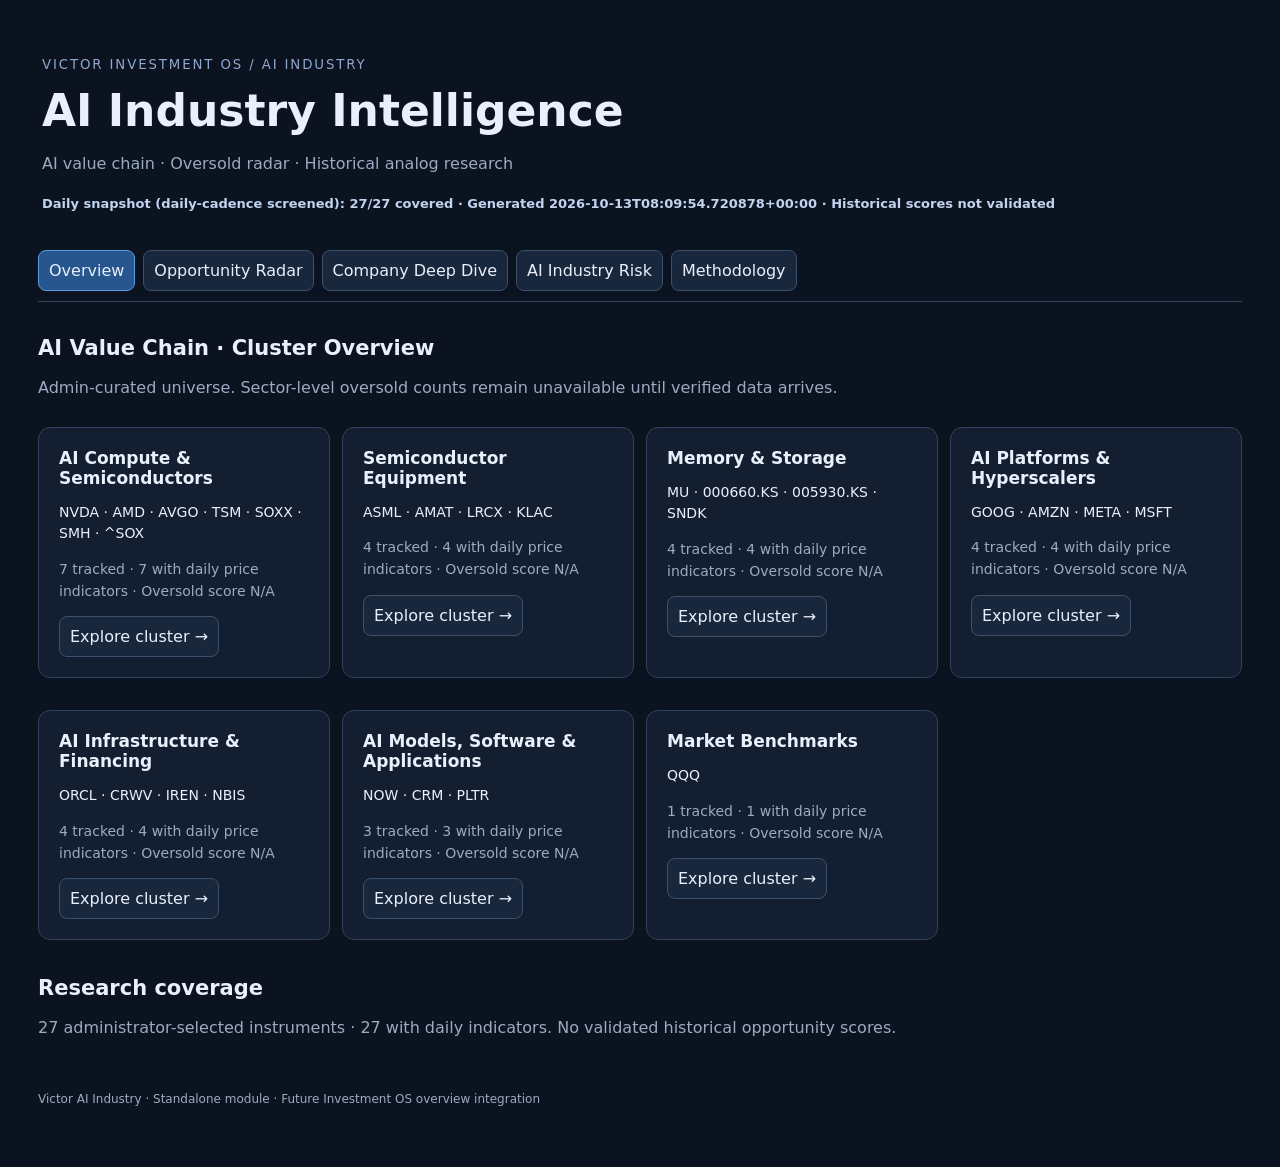
<file: apps/ai-dashboard/index.html>
<!doctype html><html lang="zh-Hant"><head><meta charset="utf-8"><meta name="viewport" content="width=device-width,initial-scale=1"><title>Victor Investment OS | AI Industry</title><link rel="stylesheet" href="styles.css"></head><body><main><header><small>VICTOR INVESTMENT OS / AI INDUSTRY</small><h1>AI Industry Intelligence</h1><p>AI value chain · Oversold radar · Historical analog research</p><strong id="status">Prototype · No verified market feed</strong></header><nav class="tabs" aria-label="AI Dashboard sections"><button data-tab="overview" aria-current="page">Overview</button><button data-tab="radar">Opportunity Radar</button><button data-tab="company">Company Deep Dive</button><button data-tab="risk">AI Industry Risk</button><button data-tab="method">Methodology</button></nav><section id="overview" class="panel"><h2>AI Value Chain · Cluster Overview</h2><p class="muted">Admin-curated universe. Sector-level oversold counts remain unavailable until verified data arrives.</p><div id="clusters" class="cluster-grid"></div><h2>Research coverage</h2><p id="coverage" class="muted"></p></section><section id="radar" class="panel" hidden><h2>Opportunity Radar</h2><p class="muted">RSI14 and 52-week drawdown are descriptive daily indicators, not buy signals. Historical analog medians are exploratory and not validated forecasts; unvalidated scores remain N/A.</p><div class="controls"><label>Cluster <select id="sector"><option value="all">All clusters</option></select></label><label>Minimum validated oversold score (currently unavailable) <input id="min" type="range" min="0" max="100" value="0"><output id="minValue">0</output></label></div><div class="table"><table><thead><tr><th>Ticker</th><th>Cluster</th><th>RSI14</th><th>52w drawdown</th><th>Oversold</th><th>30/60/90d analogs</th><th>QQQ 90d excess</th></tr></thead><tbody id="rows"></tbody></table></div></section><section id="company" class="panel" hidden><h2>Company Deep Dive</h2><form id="lookupForm" class="controls"><label>Temporary ticker lookup <input id="ticker" required maxlength="18" placeholder="e.g. NVDA, IREN, 2330.TW"></label><button type="submit">Analyze once</button></form><p id="feedback" class="muted">Single-use lookup only. No account, browser persistence, portfolio, or visitor-triggered compute.</p><article id="detail" class="research-card">Select a ticker from Opportunity Radar or enter a ticker here. Historical results require verified market data.</article></section><section id="risk" class="panel" hidden><h2>AI Industry Risk</h2><div class="research-card"><h3>Financing & CapEx Contagion</h3><p>Track AI lab monetization, hyperscaler spending, data-center obligations, financing costs and semiconductor demand transmission.</p><p class="muted">Risk model is planned; no live risk classification is available.</p></div></section><section id="method" class="panel" hidden><h2>Research Methodology</h2><p>Compare drawdowns and oversold conditions to historically similar, point-in-time observations. Evaluate 30/60/90-day forward return distributions, event overlap, data freshness, survivorship bias and downside tails.</p><p>Sector-specific financial resilience checks are required before an investment candidate is promoted.</p><p class="muted">RSI and drawdown are descriptive. Exploratory historical analogs use RSI14 ±10 and 252-close drawdown ±10 percentage points, with 90-session spacing, a minimum of five independent matches, and forward 30/60/90-session returns. Current-universe survivorship, limited history, regime dependence and lack of out-of-sample validation remain material limitations. Phase 3.1 compares same-calendar-date 30/60/90-session returns with QQQ and SMH, excluding missing benchmark observations. Reports matched-sample excess median, outperform frequency, and downside p10. This is not a same-universe unconditional baseline, a causal alpha estimate, or an out-of-sample result. Phase 3.2 adds a separate 50%-training chronological holdout with frozen lower-30th-percentile RSI and drawdown thresholds, 90-session embargo and entry spacing, and a pre-scheduled unconditional baseline. It shows no performance claim if fewer than five qualifying signal or baseline events occur; even passing this threshold is exploratory rather than externally validated. Phase 3.3 requests up to 15 years of daily history when the provider and ticker support it; only research summaries, not price-history archives, are stored. The technical dislocation study uses predeclared RSI14 <= 30 AND 252-close drawdown <= -15%, with 30-session spacing and at least five events. It evaluates 5/10/20/30-session close-to-close returns, maximum adverse excursions and first close reaching +10/+15/+20% before a -10% stop within 30 sessions. Closes are not intraday highs/lows; execution, spreads, transaction costs, overnight gaps and options Greeks are excluded. Events can share market regimes, so spacing does not ensure statistical independence. Cross-stock pooling and market-regime conditioning remain future research steps. The Price × Volume experiment separately compares a frozen RSI/drawdown price rule to a high-relative-volume subset (RVOL >= 1.5 using only the prior 20 daily volumes as the denominator). The last half of each available history is a chronological holdout separated by 30 sessions; volume is known after the signal close, so both strategies enter at the following session close; at least five events are required per arm. This is an observational subset comparison, not a randomized test or validated benefit from volume. Both models remain unpromoted until broader cross-stock and multi-period validation. Phase 3.4A adds a final-two-year chronological holdout with a predeclared oversold rule, 30-session target/stop evaluation, next-close entry and 0.20% assumed round-trip cost. One hundred seeded nearby-calendar random entry resamples (within 63 sessions) estimate a descriptive control distribution, not causality, a matched-price-state baseline, or statistical significance; draws and trade outcomes can remain dependent. Phase 3.4B independently reports 2/3/5/10/15-year pre-holdout histories without automatic selection; it is not yet a multi-fold out-of-sample window competition. Even with five events, all edge decisions remain undetermined until stronger independent validation. No validated opportunity score is published. This research is not investment advice.</p></section><footer>Victor AI Industry · Standalone module · Future Investment OS overview integration</footer></main><script src="app.js"></script></body></html>
</file>
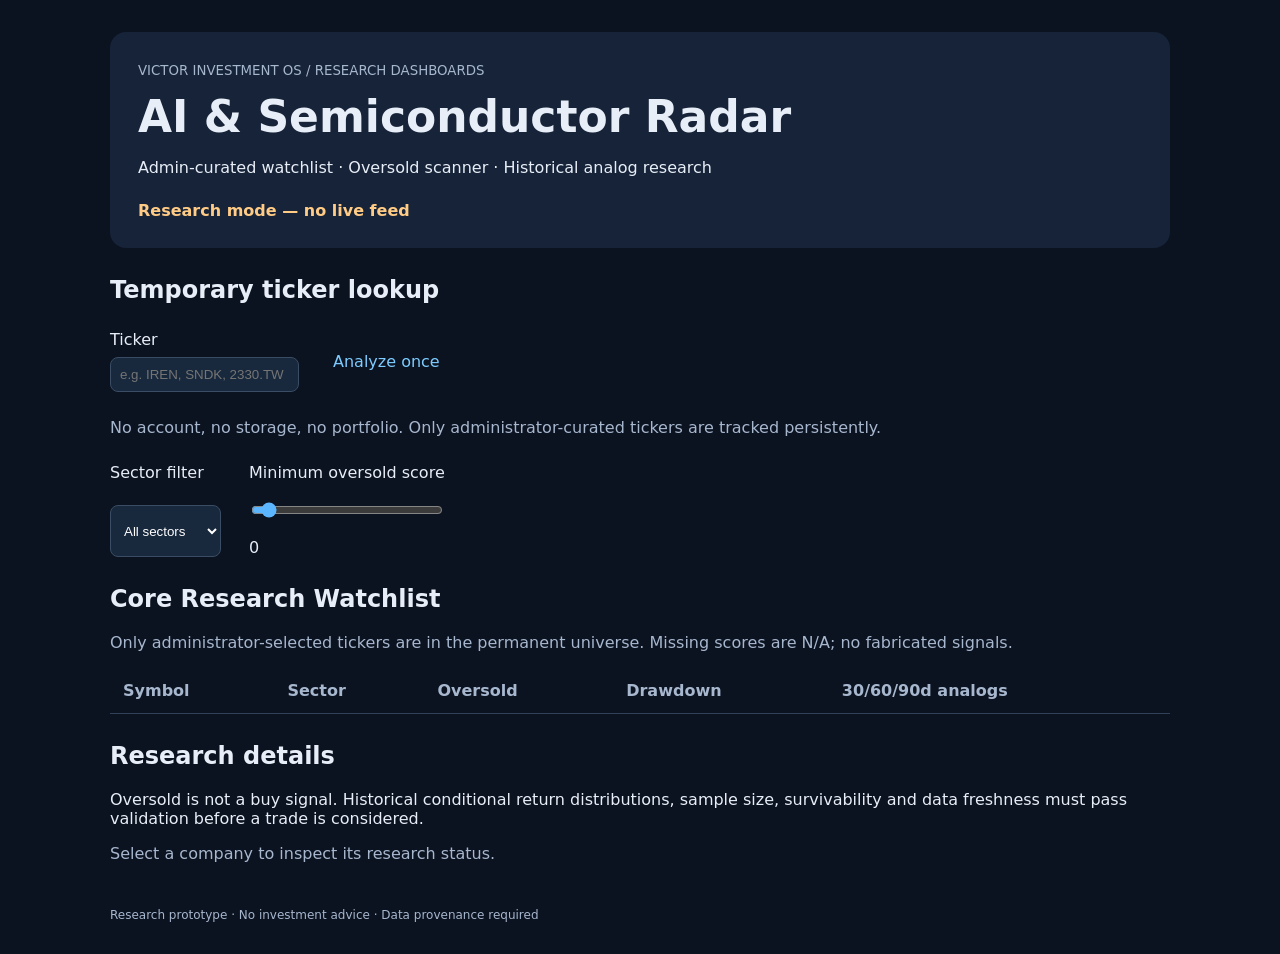
<file: apps/asymmetric-opportunity/index.html>
<!doctype html><html lang="zh-Hant"><head><meta charset="utf-8"><meta name="viewport" content="width=device-width,initial-scale=1"><title>Victor × Andre | AI & Semiconductor Radar</title><link rel="stylesheet" href="styles.css"></head><body><main><header><small>VICTOR INVESTMENT OS / RESEARCH DASHBOARDS</small><h1>AI & Semiconductor Radar</h1><p>Admin-curated watchlist · Oversold scanner · Historical analog research</p><strong id="status">Research mode — no live feed</strong></header><section><h2>Temporary ticker lookup</h2><form id="lookupForm" class="controls"><label>Ticker <input id="ticker" required maxlength="18" placeholder="e.g. IREN, SNDK, 2330.TW"></label><button type="submit">Analyze once</button></form><p id="feedback" class="muted">No account, no storage, no portfolio. Only administrator-curated tickers are tracked persistently.</p></section><section class="controls"><label>Sector filter <select id="sector"><option value="all">All sectors</option></select></label><label>Minimum oversold score <input id="min" type="range" min="0" max="100" value="0"><output id="minValue">0</output></label></section><section><h2>Core Research Watchlist</h2><p class="muted">Only administrator-selected tickers are in the permanent universe. Missing scores are N/A; no fabricated signals.</p><div class="table"><table><thead><tr><th>Symbol</th><th>Sector</th><th>Oversold</th><th>Drawdown</th><th>30/60/90d analogs</th></tr></thead><tbody id="rows"></tbody></table></div></section><section><h2>Research details</h2><p>Oversold is not a buy signal. Historical conditional return distributions, sample size, survivability and data freshness must pass validation before a trade is considered.</p><p id="detail" class="muted">Select a company to inspect its research status.</p></section><footer>Research prototype · No investment advice · Data provenance required</footer></main><script src="app.js"></script></body></html>
</file>
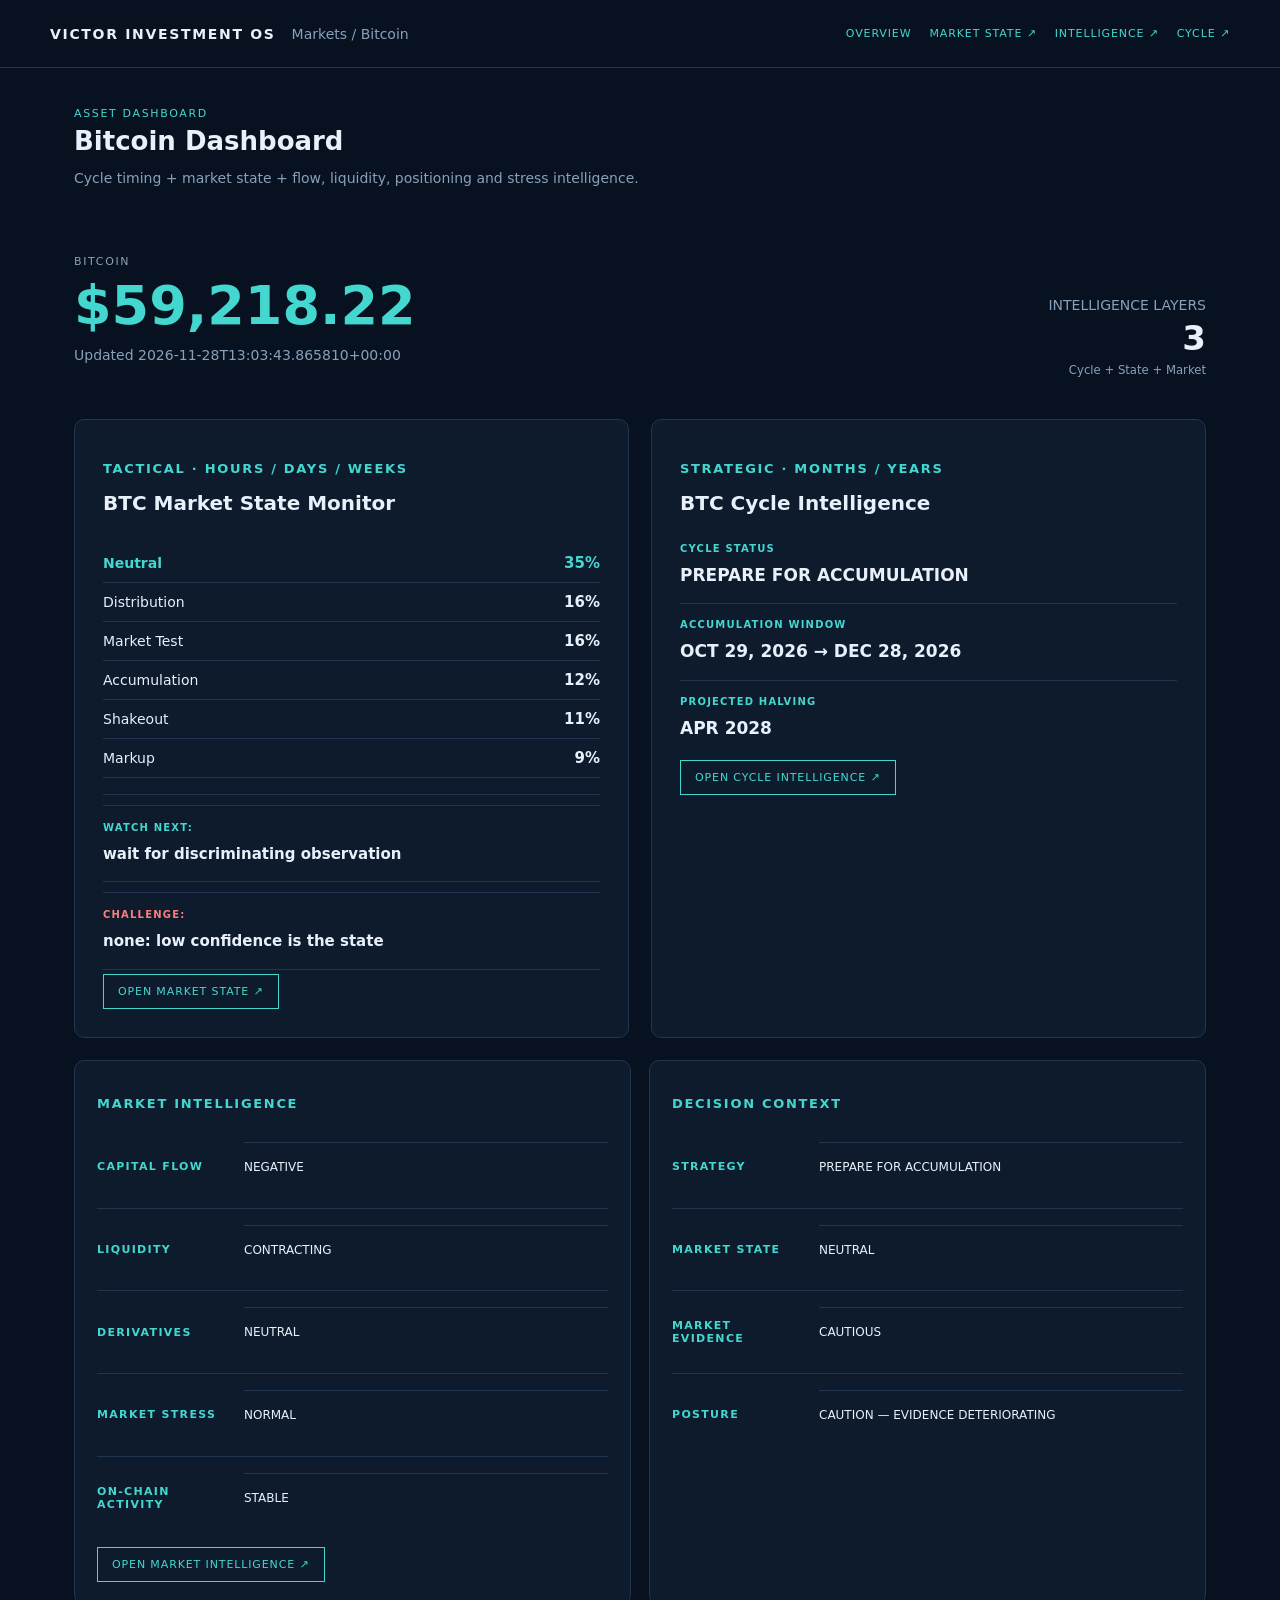
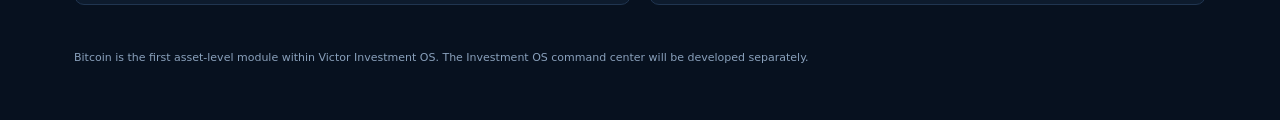
<file: apps/dge-dashboard/index.html>
<!doctype html><html lang="en"><head><meta charset="utf-8"><meta name="viewport" content="width=device-width,initial-scale=1"><title>Bitcoin Dashboard — Victor Investment OS</title><link rel="stylesheet" href="styles.css?v=20260923-mobile-context-v2"></head><body><header><div class="brand"><b>VICTOR INVESTMENT OS</b><span>Markets / Bitcoin</span></div><nav><a class="active" href="index.html">OVERVIEW</a><a href="market-state.html" target="_blank" rel="noopener">MARKET STATE ↗</a><a href="market-intelligence.html" target="_blank" rel="noopener">INTELLIGENCE ↗</a><a href="https://bitcoin-cycle-intelligence.hsuantsai.chatgpt.site" target="_blank" rel="noopener">CYCLE ↗</a></nav></header><main><div class="module"><span>ASSET DASHBOARD</span><h1>Bitcoin Dashboard</h1><p>Cycle timing + market state + flow, liquidity, positioning and stress intelligence.</p></div><section class="hero"><div><p class="eyebrow">BITCOIN</p><h2 id="btcPrice">—</h2><p id="btcUpdated">Awaiting market-state snapshot</p></div><div class="price"><span>INTELLIGENCE LAYERS</span><strong>3</strong><small>Cycle + State + Market</small></div></section><section class="grid two intelligence-cards"><article class="intel-card tactical"><p class="eyebrow">TACTICAL · HOURS / DAYS / WEEKS</p><h3>BTC Market State Monitor</h3><div class="plain-block"><div class="state-table" id="miniStates"></div></div><div class="plain-block action-strip"><span class="block-label">WATCH NEXT:</span><div class="block-value" id="watchNext">—</div></div><div class="plain-block action-strip challenge"><span class="block-label">CHALLENGE:</span><div class="block-value" id="challengeView">—</div></div><a class="button" href="market-state.html" target="_blank" rel="noopener">OPEN MARKET STATE ↗</a></article><article class="intel-card strategic"><p class="eyebrow">STRATEGIC · MONTHS / YEARS</p><h3>BTC Cycle Intelligence</h3><div class="strategic-kpis"><div class="plain-block"><span class="block-label">CYCLE STATUS</span><div class="block-value" id="cycleSignal">—</div></div><div class="plain-block"><span class="block-label">ACCUMULATION WINDOW</span><div class="block-value" id="cycleWindow">—</div></div><div class="plain-block"><span class="block-label">PROJECTED HALVING</span><div class="block-value" id="cycleHalving">—</div></div></div><a class="button" href="https://bitcoin-cycle-intelligence.hsuantsai.chatgpt.site" target="_blank" rel="noopener">OPEN CYCLE INTELLIGENCE ↗</a></article></section><div class="grid two overview-lower-grid"><section class="confluence"><p class="eyebrow">MARKET INTELLIGENCE</p><div class="decision-context"><div class="decision-row"><span class="block-label">CAPITAL FLOW</span><div class="block-value" id="miFlow">DATA PENDING</div></div><div class="decision-row"><span class="block-label">LIQUIDITY</span><div class="block-value" id="miLiquidity">DATA PENDING</div></div><div class="decision-row"><span class="block-label">DERIVATIVES</span><div class="block-value" id="miDerivatives">DATA PENDING</div></div><div class="decision-row"><span class="block-label">MARKET STRESS</span><div class="block-value" id="miStress">DATA PENDING</div></div><div class="decision-row"><span class="block-label">ON-CHAIN ACTIVITY</span><div class="block-value" id="miOnchain">DATA PENDING</div></div></div><a class="button" href="market-intelligence.html" target="_blank" rel="noopener">OPEN MARKET INTELLIGENCE ↗</a></section><section class="confluence"><p class="eyebrow">DECISION CONTEXT</p><div class="decision-context"><div class="decision-row"><span class="block-label">STRATEGY</span><div class="block-value">PREPARE FOR ACCUMULATION</div></div><div class="decision-row"><span class="block-label">MARKET STATE</span><div class="block-value" id="confluenceState">—</div></div><div class="decision-row"><span class="block-label">MARKET EVIDENCE</span><div class="block-value" id="marketEvidence">—</div></div><div class="decision-row"><span class="block-label">POSTURE</span><div class="block-value" id="decisionPosture">—</div></div></div></section></div><footer>Bitcoin is the first asset-level module within Victor Investment OS. The Investment OS command center will be developed separately.</footer></main><script>function clarity(s){const a=Object.values(s).sort((x,y)=>y-x),g=a[0]-a[1];return g>=.20?"HIGH":g>=.10?"MODERATE":"LOW"};fetch("data/latest.json",{cache:"no-store"}).then(r=>r.json()).then(d=>{btcPrice.textContent=d.price?"$"+Number(d.price).toLocaleString(undefined,{maximumFractionDigits:2}):"—";btcUpdated.textContent="Updated "+d.as_of;confluenceState.textContent=d.dominant_state.toUpperCase();const labels={accumulation:"Accumulation",test:"Market Test",shakeout:"Shakeout",markup:"Markup",distribution:"Distribution",neutral:"Neutral"};miniStates.innerHTML=Object.entries(d.states).sort((a,b)=>b[1]-a[1]).map(([k,v])=>`<div class="mini-row${k===d.dominant_state?" active":""}"><span>${labels[k]}</span><i><em style="width:${Math.round(v*100)}%"></em></i><b>${Math.round(v*100)}%</b></div>`).join("");watchNext.textContent=(d.expected_next_observations&&d.expected_next_observations[0])||"—";challengeView.textContent=(d.invalidators&&d.invalidators[0])||"—"}).catch(()=>{});fetch("data/cycle-latest.json",{cache:"no-store"}).then(r=>r.json()).then(d=>{const fmt=x=>{const dt=new Date(x+"T00:00:00Z");return dt.toLocaleDateString("en-US",{month:"short",day:"numeric",year:"numeric",timeZone:"UTC"}).toUpperCase()};const hm=x=>{const dt=new Date(x+"T00:00:00Z");return dt.toLocaleDateString("en-US",{month:"short",year:"numeric",timeZone:"UTC"}).toUpperCase()};cycleSignal.textContent="PREPARE FOR ACCUMULATION";cycleHalving.textContent=hm(d.estimated_halving);cycleWindow.textContent=fmt(d.buy_window_start)+" → "+fmt(d.buy_window_end)}).catch(()=>{cycleSignal.textContent="DATA PENDING";cycleWindow.textContent="—";cycleHalving.textContent="—"});function evidenceContext(modules){const s={capital_flow:{POSITIVE:1,NEUTRAL:0,NEGATIVE:-1},liquidity:{EXPANDING:1,STABLE:0,CONTRACTING:-1},derivatives:{NEUTRAL:0,ACTIVE:0,CROWDED:-1,DELEVERAGING:-1},stress:{LOW:1,NORMAL:0,ELEVATED:-1,EXTREME:-1},onchain:{EXPANDING:1,STABLE:0,CONTRACTING:-1}};let score=0,known=0;Object.entries(s).forEach(([k,map])=>{const status=modules[k]&&modules[k].status;if(status in map){score+=map[status];known++}});if(known<4)return {evidence:"DATA PENDING",posture:"WAIT FOR COMPLETE EVIDENCE"};const evidence=score>=2?"SUPPORTIVE":score<=-2?"CAUTIOUS":"MIXED";const posture=evidence==="SUPPORTIVE"?"WATCH FOR ACCUMULATION CONFIRMATION":evidence==="CAUTIOUS"?"CAUTION — EVIDENCE DETERIORATING":"WAIT — EVIDENCE MIXED";return {evidence,posture}};fetch("data/market-intelligence.json",{cache:"no-store"}).then(r=>r.json()).then(d=>{miFlow.textContent=d.modules.capital_flow.status;miLiquidity.textContent=d.modules.liquidity.status;miDerivatives.textContent=d.modules.derivatives.status;miStress.textContent=d.modules.stress.status;miOnchain.textContent=(d.modules.onchain&&d.modules.onchain.status)||"DATA PENDING";const c=evidenceContext(d.modules);marketEvidence.textContent=c.evidence;decisionPosture.textContent=c.posture}).catch(()=>{marketEvidence.textContent="DATA PENDING";decisionPosture.textContent="WAIT FOR COMPLETE EVIDENCE"});</script></body></html>
</file>
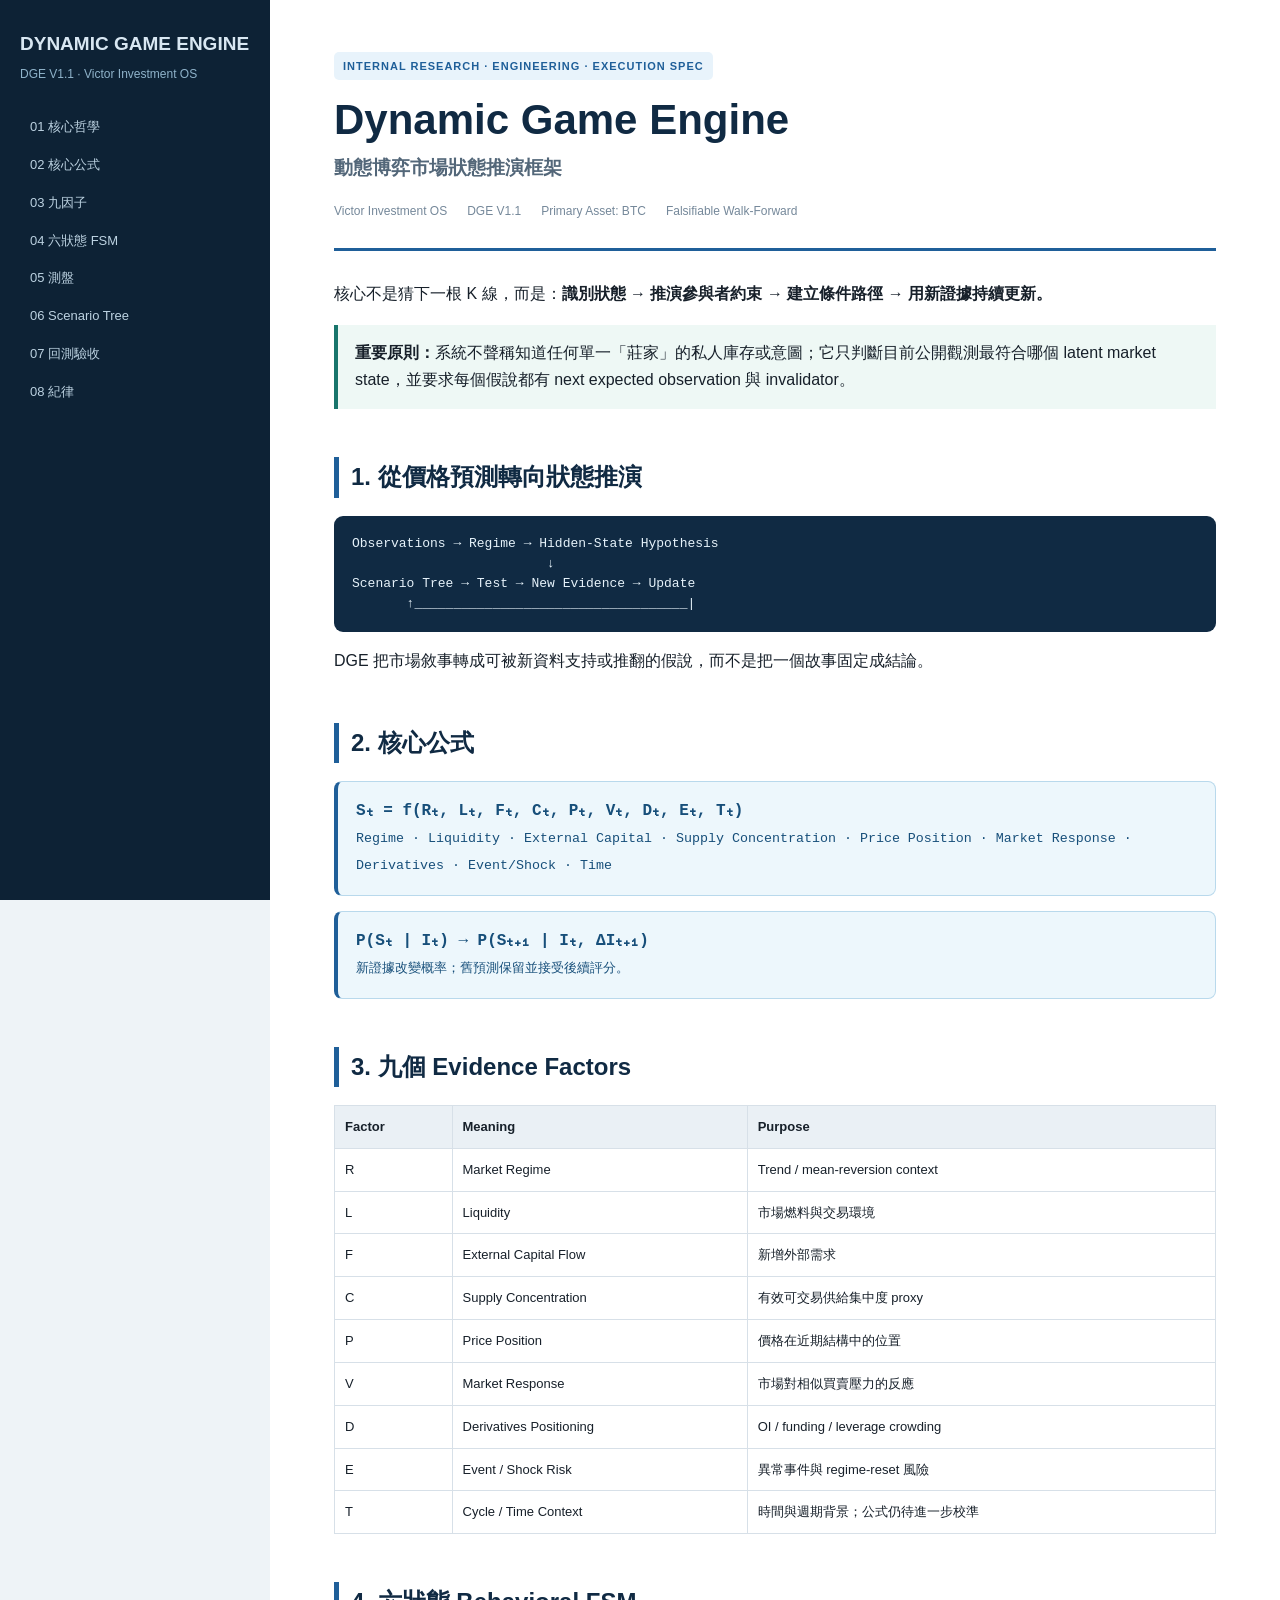
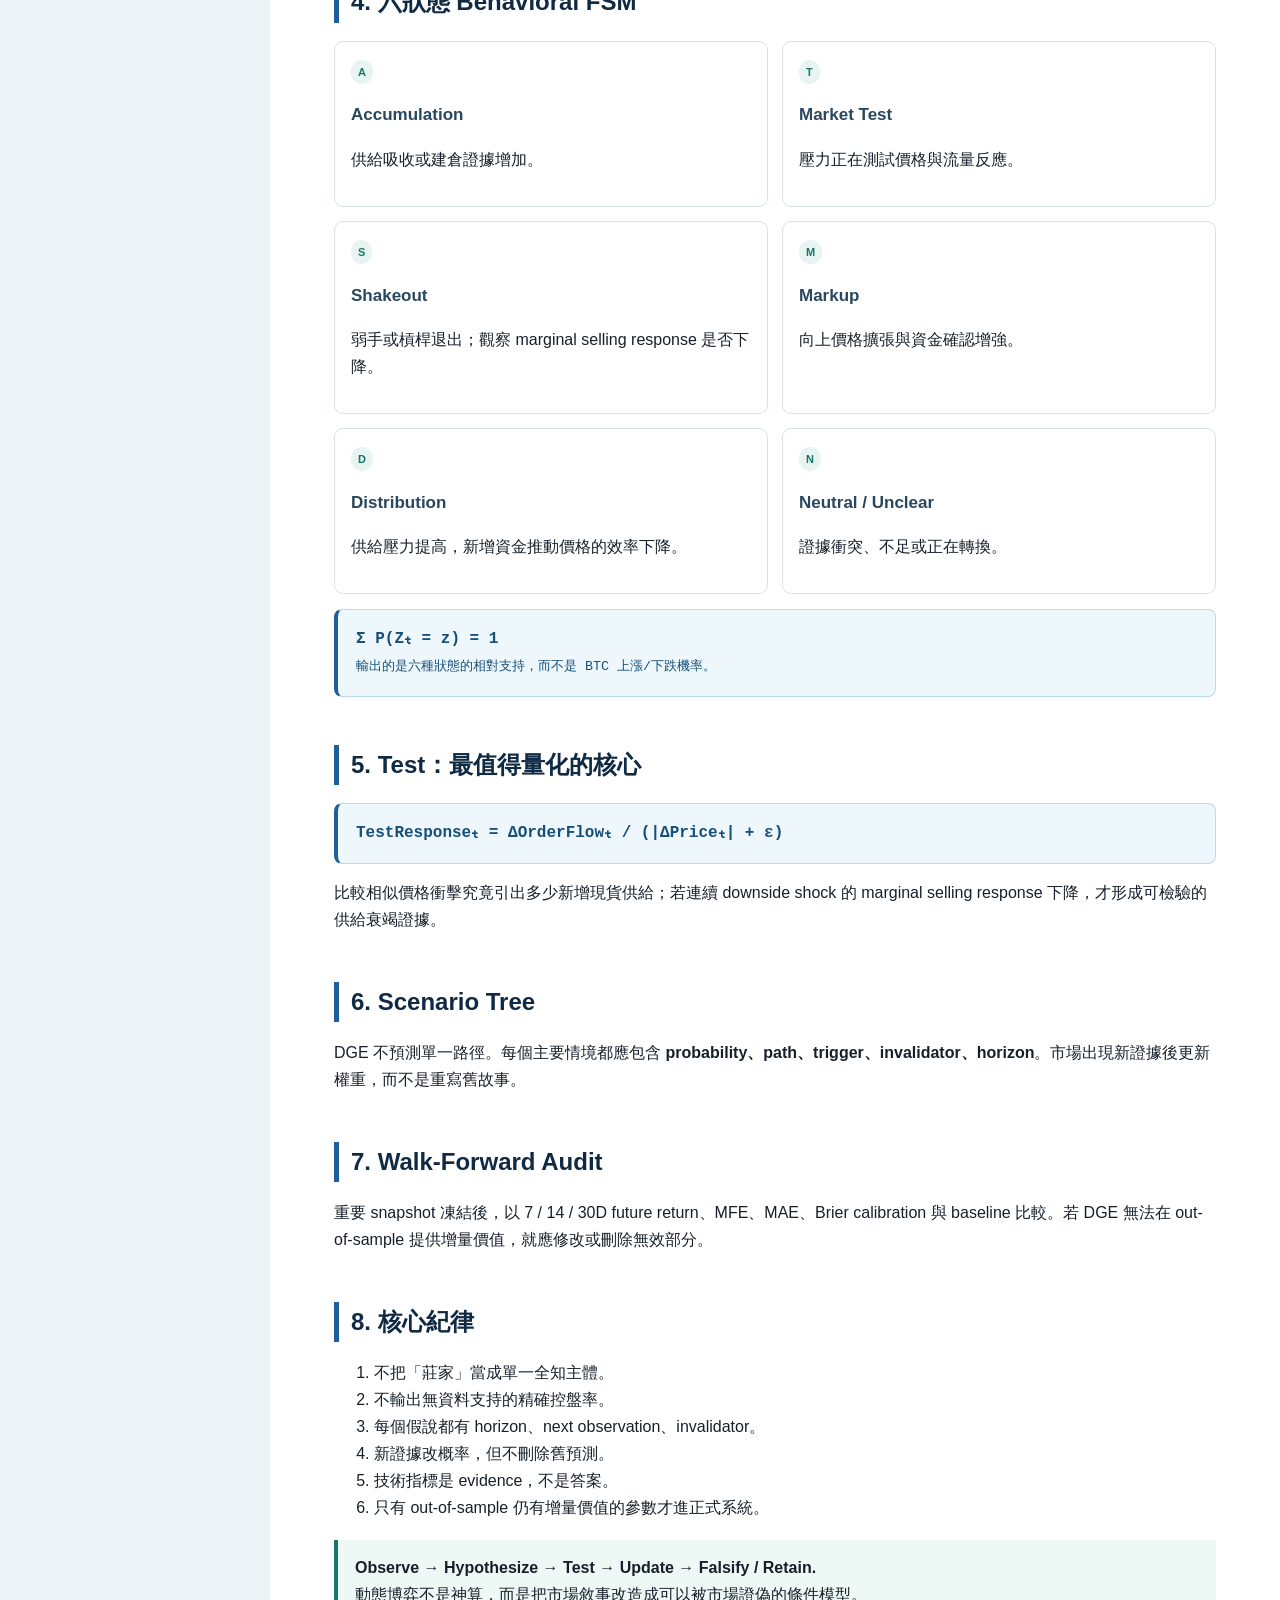
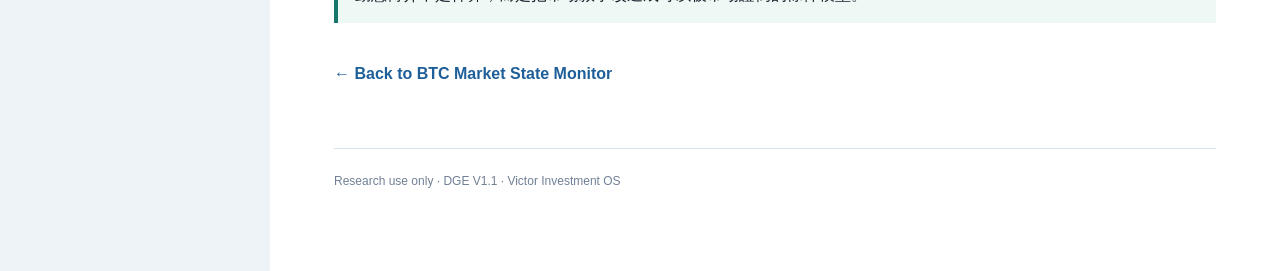
<file: apps/dge-dashboard/dynamic-game-engine.html>
<!doctype html><html lang="zh-TW"><head><meta charset="utf-8"><meta name="viewport" content="width=device-width,initial-scale=1"><title>Dynamic Game Engine — Victor Investment OS</title><style>
:root{--navy:#102a43;--blue:#1f5f99;--teal:#18756c;--gold:#b7791f;--ink:#17202a;--muted:#607080;--line:#d9e2ec;--soft:#f5f8fb}
*{box-sizing:border-box}html{scroll-behavior:smooth}body{margin:0;font-family:-apple-system,BlinkMacSystemFont,"Segoe UI","Noto Sans TC",Arial,sans-serif;color:var(--ink);background:#eef3f7;line-height:1.68}.layout{display:grid;grid-template-columns:270px minmax(0,1fr);max-width:1500px;margin:auto;min-height:100vh}aside{position:sticky;top:0;height:100vh;background:#0d2235;color:#d8e7f2;padding:28px 20px;overflow:auto}.brand{font-weight:800;font-size:19px}.version{font-size:12px;color:#8fb3ca;margin:4px 0 24px}nav a{display:block;color:#bcd2e1;text-decoration:none;padding:8px 10px;border-radius:7px;font-size:13px}nav a:hover{background:#173c59;color:white}main{background:white;padding:52px clamp(26px,5vw,76px) 80px;max-width:1100px;width:100%}.tag{display:inline-block;background:#e8f3fb;color:var(--blue);font-size:11px;font-weight:800;letter-spacing:1px;padding:5px 9px;border-radius:5px}h1{font-size:42px;line-height:1.12;color:var(--navy);margin:16px 0 8px}.subtitle{font-size:19px;color:#536779;font-weight:650}.meta{display:flex;flex-wrap:wrap;gap:8px 20px;color:#75889a;font-size:12px;margin:18px 0 30px;padding-bottom:26px;border-bottom:3px solid var(--blue)}h2{font-size:24px;color:var(--navy);margin:48px 0 18px;padding-left:12px;border-left:5px solid var(--blue);scroll-margin-top:20px}h3{font-size:17px;color:#29475f}.formula{background:#edf7fc;border:1px solid #b9d9ec;border-left:4px solid var(--blue);padding:16px 18px;border-radius:8px;margin:15px 0;font-family:Consolas,monospace;color:#174f7a;overflow:auto}.rule{background:#eef8f5;border-left:4px solid var(--teal);padding:15px 17px;margin:18px 0}.diagram{background:#102a43;color:#e6f2fa;padding:18px;border-radius:9px;font:13px/1.55 Consolas,monospace;white-space:pre-wrap;overflow:auto}.grid{display:grid;grid-template-columns:repeat(2,minmax(0,1fr));gap:14px}.card{border:1px solid var(--line);border-radius:9px;padding:16px}.badge{display:inline-block;font-size:11px;font-weight:750;padding:3px 7px;border-radius:12px;background:#e8f4f1;color:var(--teal)}table{width:100%;border-collapse:collapse;margin:16px 0;font-size:13px}th,td{padding:10px;border:1px solid #d7e0e8;text-align:left;vertical-align:top}th{background:#eaf0f5}.footer{margin-top:60px;padding-top:22px;border-top:1px solid var(--line);color:#718096;font-size:12px}.back{display:inline-block;margin-top:20px;color:var(--blue);font-weight:700;text-decoration:none}@media(max-width:900px){.layout{display:block}aside{position:relative;height:auto}.layout nav{display:none}main{padding:30px 20px}.grid{grid-template-columns:1fr}h1{font-size:32px}}</style></head><body><div class="layout"><aside><div class="brand">DYNAMIC GAME ENGINE</div><div class="version">DGE V1.1 · Victor Investment OS</div><nav><a href="#philosophy">01 核心哲學</a><a href="#formula">02 核心公式</a><a href="#matrix">03 九因子</a><a href="#fsm">04 六狀態 FSM</a><a href="#test">05 測盤</a><a href="#scenario">06 Scenario Tree</a><a href="#audit">07 回測驗收</a><a href="#discipline">08 紀律</a></nav></aside><main>
<span class="tag">INTERNAL RESEARCH · ENGINEERING · EXECUTION SPEC</span><h1>Dynamic Game Engine</h1><div class="subtitle">動態博弈市場狀態推演框架</div><div class="meta"><span>Victor Investment OS</span><span>DGE V1.1</span><span>Primary Asset: BTC</span><span>Falsifiable Walk-Forward</span></div><p>核心不是猜下一根 K 線，而是：<b>識別狀態 → 推演參與者約束 → 建立條件路徑 → 用新證據持續更新。</b></p><div class="rule"><b>重要原則：</b>系統不聲稱知道任何單一「莊家」的私人庫存或意圖；它只判斷目前公開觀測最符合哪個 latent market state，並要求每個假說都有 next expected observation 與 invalidator。</div>
<h2 id="philosophy">1. 從價格預測轉向狀態推演</h2><div class="diagram">Observations → Regime → Hidden-State Hypothesis
                         ↓
Scenario Tree → Test → New Evidence → Update
       ↑___________________________________|</div><p>DGE 把市場敘事轉成可被新資料支持或推翻的假說，而不是把一個故事固定成結論。</p>
<h2 id="formula">2. 核心公式</h2><div class="formula"><b>Sₜ = f(Rₜ, Lₜ, Fₜ, Cₜ, Pₜ, Vₜ, Dₜ, Eₜ, Tₜ)</b><br><small>Regime · Liquidity · External Capital · Supply Concentration · Price Position · Market Response · Derivatives · Event/Shock · Time</small></div><div class="formula"><b>P(Sₜ | Iₜ) → P(Sₜ₊₁ | Iₜ, ΔIₜ₊₁)</b><br><small>新證據改變概率；舊預測保留並接受後續評分。</small></div>
<h2 id="matrix">3. 九個 Evidence Factors</h2><table><tr><th>Factor</th><th>Meaning</th><th>Purpose</th></tr><tr><td>R</td><td>Market Regime</td><td>Trend / mean-reversion context</td></tr><tr><td>L</td><td>Liquidity</td><td>市場燃料與交易環境</td></tr><tr><td>F</td><td>External Capital Flow</td><td>新增外部需求</td></tr><tr><td>C</td><td>Supply Concentration</td><td>有效可交易供給集中度 proxy</td></tr><tr><td>P</td><td>Price Position</td><td>價格在近期結構中的位置</td></tr><tr><td>V</td><td>Market Response</td><td>市場對相似買賣壓力的反應</td></tr><tr><td>D</td><td>Derivatives Positioning</td><td>OI / funding / leverage crowding</td></tr><tr><td>E</td><td>Event / Shock Risk</td><td>異常事件與 regime-reset 風險</td></tr><tr><td>T</td><td>Cycle / Time Context</td><td>時間與週期背景；公式仍待進一步校準</td></tr></table>
<h2 id="fsm">4. 六狀態 Behavioral FSM</h2><div class="grid"><div class="card"><span class="badge">A</span><h3>Accumulation</h3><p>供給吸收或建倉證據增加。</p></div><div class="card"><span class="badge">T</span><h3>Market Test</h3><p>壓力正在測試價格與流量反應。</p></div><div class="card"><span class="badge">S</span><h3>Shakeout</h3><p>弱手或槓桿退出；觀察 marginal selling response 是否下降。</p></div><div class="card"><span class="badge">M</span><h3>Markup</h3><p>向上價格擴張與資金確認增強。</p></div><div class="card"><span class="badge">D</span><h3>Distribution</h3><p>供給壓力提高，新增資金推動價格的效率下降。</p></div><div class="card"><span class="badge">N</span><h3>Neutral / Unclear</h3><p>證據衝突、不足或正在轉換。</p></div></div><div class="formula"><b>Σ P(Zₜ = z) = 1</b><br><small>輸出的是六種狀態的相對支持，而不是 BTC 上漲/下跌機率。</small></div>
<h2 id="test">5. Test：最值得量化的核心</h2><div class="formula"><b>TestResponseₜ = ΔOrderFlowₜ / (|ΔPriceₜ| + ε)</b></div><p>比較相似價格衝擊究竟引出多少新增現貨供給；若連續 downside shock 的 marginal selling response 下降，才形成可檢驗的供給衰竭證據。</p>
<h2 id="scenario">6. Scenario Tree</h2><p>DGE 不預測單一路徑。每個主要情境都應包含 <b>probability、path、trigger、invalidator、horizon</b>。市場出現新證據後更新權重，而不是重寫舊故事。</p>
<h2 id="audit">7. Walk-Forward Audit</h2><p>重要 snapshot 凍結後，以 7 / 14 / 30D future return、MFE、MAE、Brier calibration 與 baseline 比較。若 DGE 無法在 out-of-sample 提供增量價值，就應修改或刪除無效部分。</p>
<h2 id="discipline">8. 核心紀律</h2><ol><li>不把「莊家」當成單一全知主體。</li><li>不輸出無資料支持的精確控盤率。</li><li>每個假說都有 horizon、next observation、invalidator。</li><li>新證據改概率，但不刪除舊預測。</li><li>技術指標是 evidence，不是答案。</li><li>只有 out-of-sample 仍有增量價值的參數才進正式系統。</li></ol><div class="rule"><b>Observe → Hypothesize → Test → Update → Falsify / Retain.</b><br>動態博弈不是神算，而是把市場敘事改造成可以被市場證偽的條件模型。</div><a class="back" href="market-state.html">← Back to BTC Market State Monitor</a><div class="footer">Research use only · DGE V1.1 · Victor Investment OS</div></main></div></body></html>
</file>
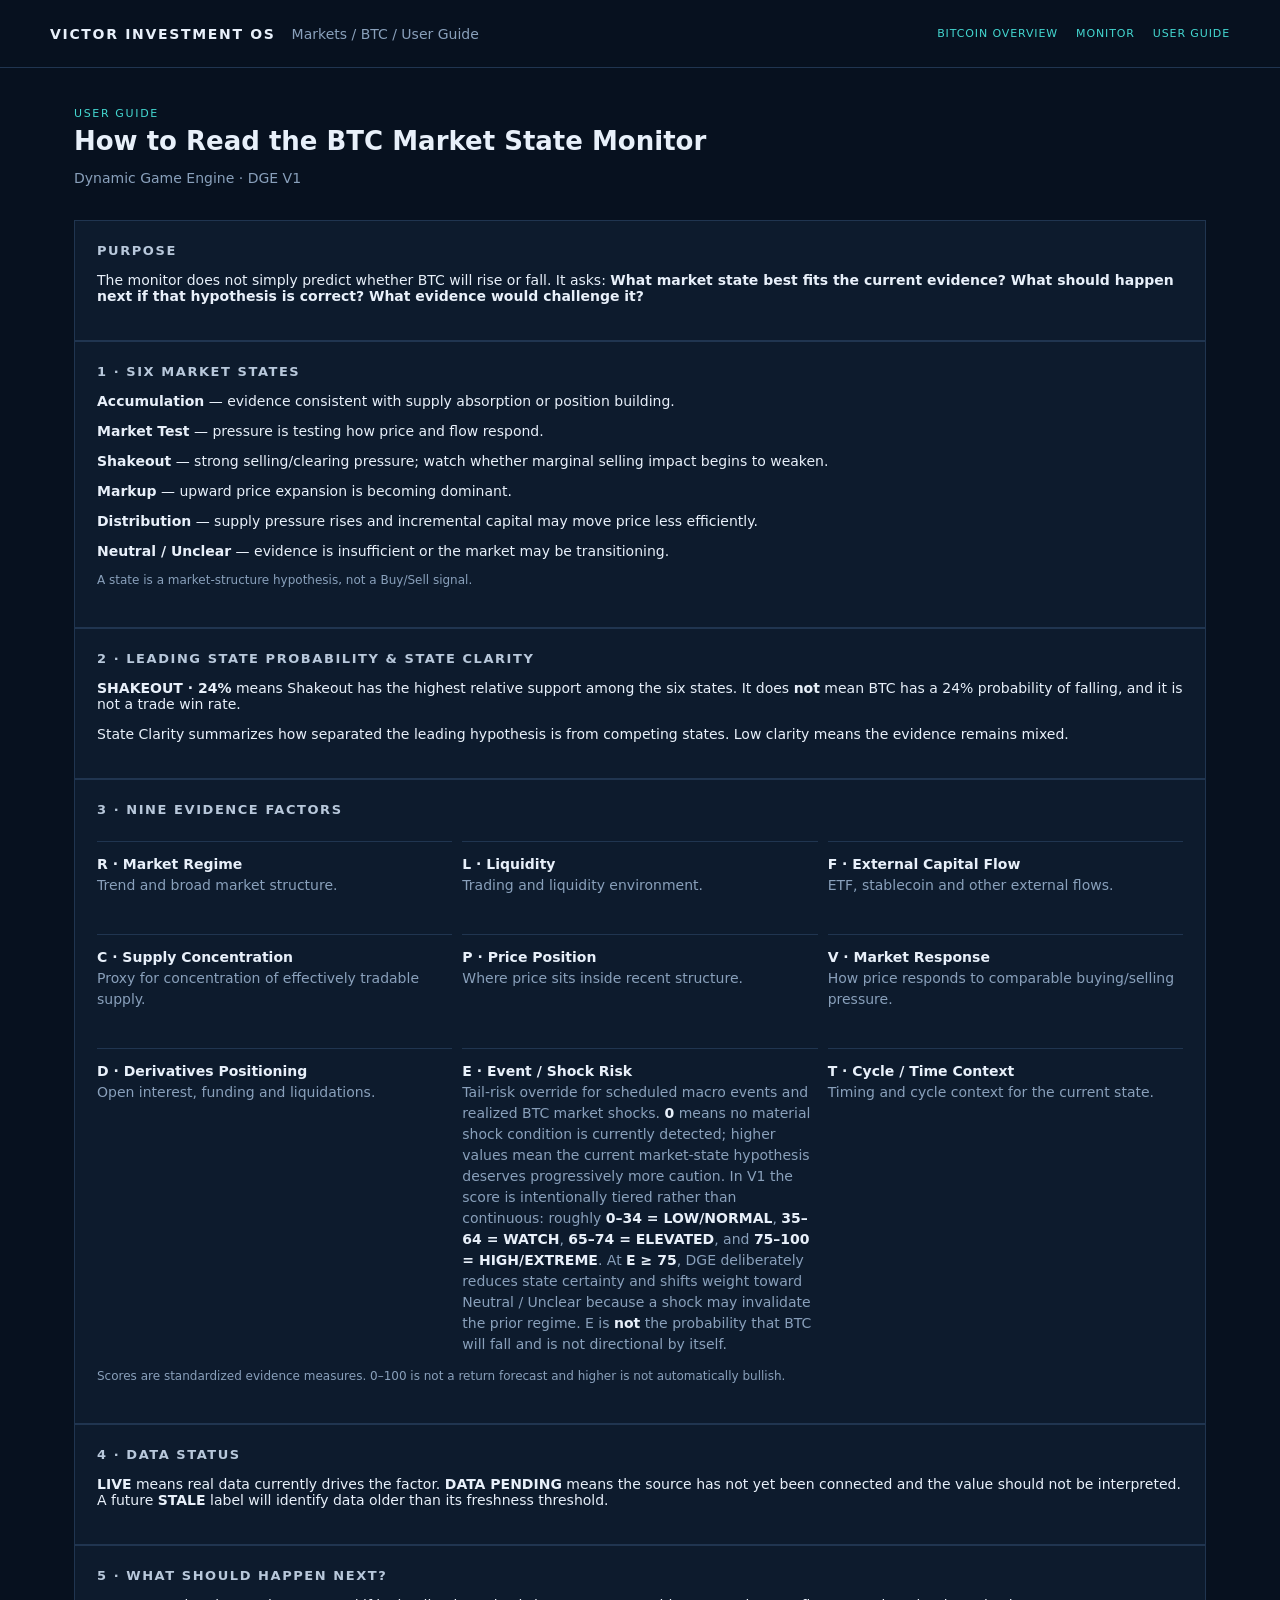
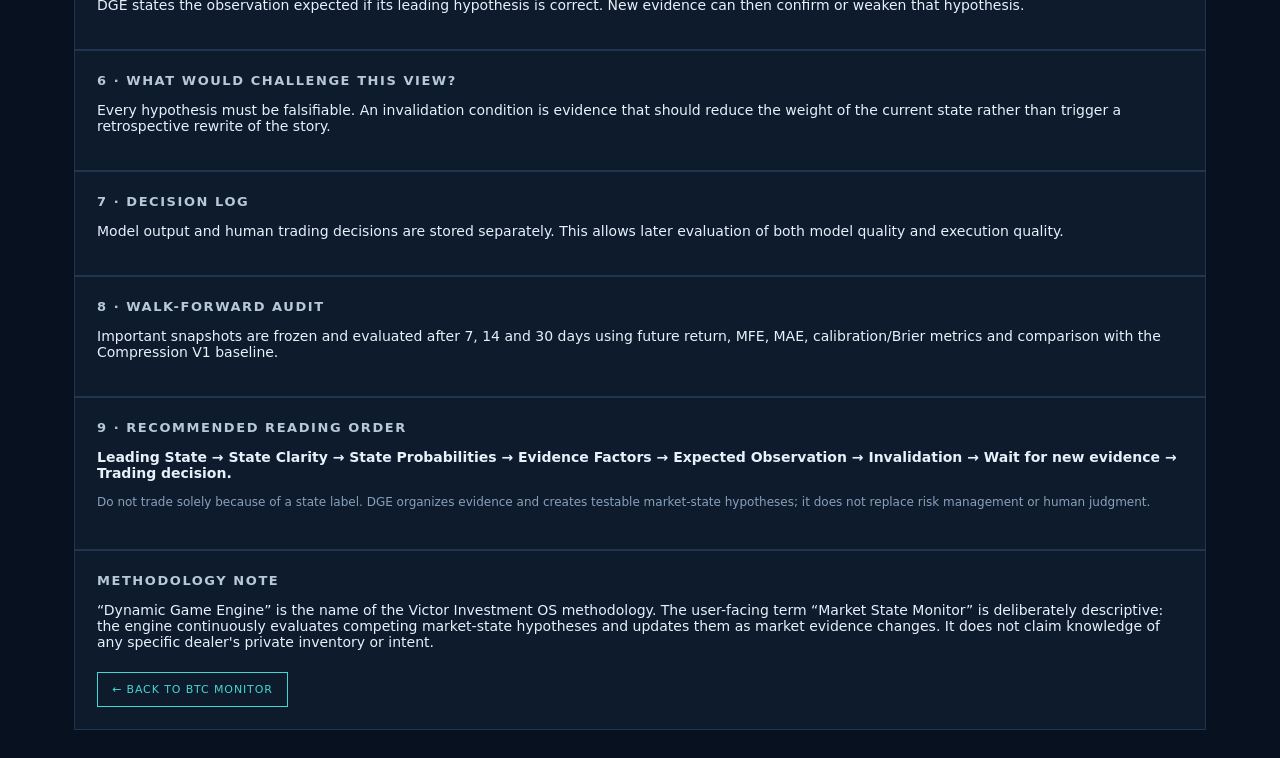
<file: apps/dge-dashboard/guide.html>
<!doctype html><html lang="en"><head><meta charset="utf-8"><meta name="viewport" content="width=device-width,initial-scale=1"><title>User Guide — BTC Market State Monitor</title><link rel="stylesheet" href="styles.css"></head><body><header><div class="brand"><b>VICTOR INVESTMENT OS</b><span>Markets / BTC / User Guide</span></div><nav><a href="index.html">BITCOIN OVERVIEW</a><a href="market-state.html">MONITOR</a><a class="active" href="guide.html">USER GUIDE</a></nav></header><main class="guide"><div class="module"><span>USER GUIDE</span><h1>How to Read the BTC Market State Monitor</h1><p>Dynamic Game Engine · DGE V1</p></div>
<section><h3>Purpose</h3><p>The monitor does not simply predict whether BTC will rise or fall. It asks: <b>What market state best fits the current evidence? What should happen next if that hypothesis is correct? What evidence would challenge it?</b></p></section>
<section><h3>1 · Six Market States</h3><p><b>Accumulation</b> — evidence consistent with supply absorption or position building.</p><p><b>Market Test</b> — pressure is testing how price and flow respond.</p><p><b>Shakeout</b> — strong selling/clearing pressure; watch whether marginal selling impact begins to weaken.</p><p><b>Markup</b> — upward price expansion is becoming dominant.</p><p><b>Distribution</b> — supply pressure rises and incremental capital may move price less efficiently.</p><p><b>Neutral / Unclear</b> — evidence is insufficient or the market may be transitioning.</p><p class="hint">A state is a market-structure hypothesis, not a Buy/Sell signal.</p></section>
<section><h3>2 · Leading State Probability & State Clarity</h3><p><b>SHAKEOUT · 24%</b> means Shakeout has the highest relative support among the six states. It does <b>not</b> mean BTC has a 24% probability of falling, and it is not a trade win rate.</p><p>State Clarity summarizes how separated the leading hypothesis is from competing states. Low clarity means the evidence remains mixed.</p></section>
<section><h3>3 · Nine Evidence Factors</h3><div class="quickgrid"><p><b>R · Market Regime</b><br>Trend and broad market structure.</p><p><b>L · Liquidity</b><br>Trading and liquidity environment.</p><p><b>F · External Capital Flow</b><br>ETF, stablecoin and other external flows.</p><p><b>C · Supply Concentration</b><br>Proxy for concentration of effectively tradable supply.</p><p><b>P · Price Position</b><br>Where price sits inside recent structure.</p><p><b>V · Market Response</b><br>How price responds to comparable buying/selling pressure.</p><p><b>D · Derivatives Positioning</b><br>Open interest, funding and liquidations.</p><p><b>E · Event / Shock Risk</b><br>Tail-risk override for scheduled macro events and realized BTC market shocks. <b>0</b> means no material shock condition is currently detected; higher values mean the current market-state hypothesis deserves progressively more caution. In V1 the score is intentionally tiered rather than continuous: roughly <b>0–34 = LOW/NORMAL</b>, <b>35–64 = WATCH</b>, <b>65–74 = ELEVATED</b>, and <b>75–100 = HIGH/EXTREME</b>. At <b>E ≥ 75</b>, DGE deliberately reduces state certainty and shifts weight toward Neutral / Unclear because a shock may invalidate the prior regime. E is <b>not</b> the probability that BTC will fall and is not directional by itself.</p><p><b>T · Cycle / Time Context</b><br>Timing and cycle context for the current state.</p></div><p class="hint">Scores are standardized evidence measures. 0–100 is not a return forecast and higher is not automatically bullish.</p></section>
<section><h3>4 · Data Status</h3><p><b>LIVE</b> means real data currently drives the factor. <b>DATA PENDING</b> means the source has not yet been connected and the value should not be interpreted. A future <b>STALE</b> label will identify data older than its freshness threshold.</p></section>
<section><h3>5 · What Should Happen Next?</h3><p>DGE states the observation expected if its leading hypothesis is correct. New evidence can then confirm or weaken that hypothesis.</p></section>
<section><h3>6 · What Would Challenge This View?</h3><p>Every hypothesis must be falsifiable. An invalidation condition is evidence that should reduce the weight of the current state rather than trigger a retrospective rewrite of the story.</p></section>
<section><h3>7 · Decision Log</h3><p>Model output and human trading decisions are stored separately. This allows later evaluation of both model quality and execution quality.</p></section>
<section><h3>8 · Walk-Forward Audit</h3><p>Important snapshots are frozen and evaluated after 7, 14 and 30 days using future return, MFE, MAE, calibration/Brier metrics and comparison with the Compression V1 baseline.</p></section>
<section><h3>9 · Recommended Reading Order</h3><p><b>Leading State → State Clarity → State Probabilities → Evidence Factors → Expected Observation → Invalidation → Wait for new evidence → Trading decision.</b></p><p class="hint">Do not trade solely because of a state label. DGE organizes evidence and creates testable market-state hypotheses; it does not replace risk management or human judgment.</p></section>
<section><h3>Methodology Note</h3><p>“Dynamic Game Engine” is the name of the Victor Investment OS methodology. The user-facing term “Market State Monitor” is deliberately descriptive: the engine continuously evaluates competing market-state hypotheses and updates them as market evidence changes. It does not claim knowledge of any specific dealer's private inventory or intent.</p><a class="button" href="market-state.html">← BACK TO BTC MONITOR</a></section></main></body></html>
</file>
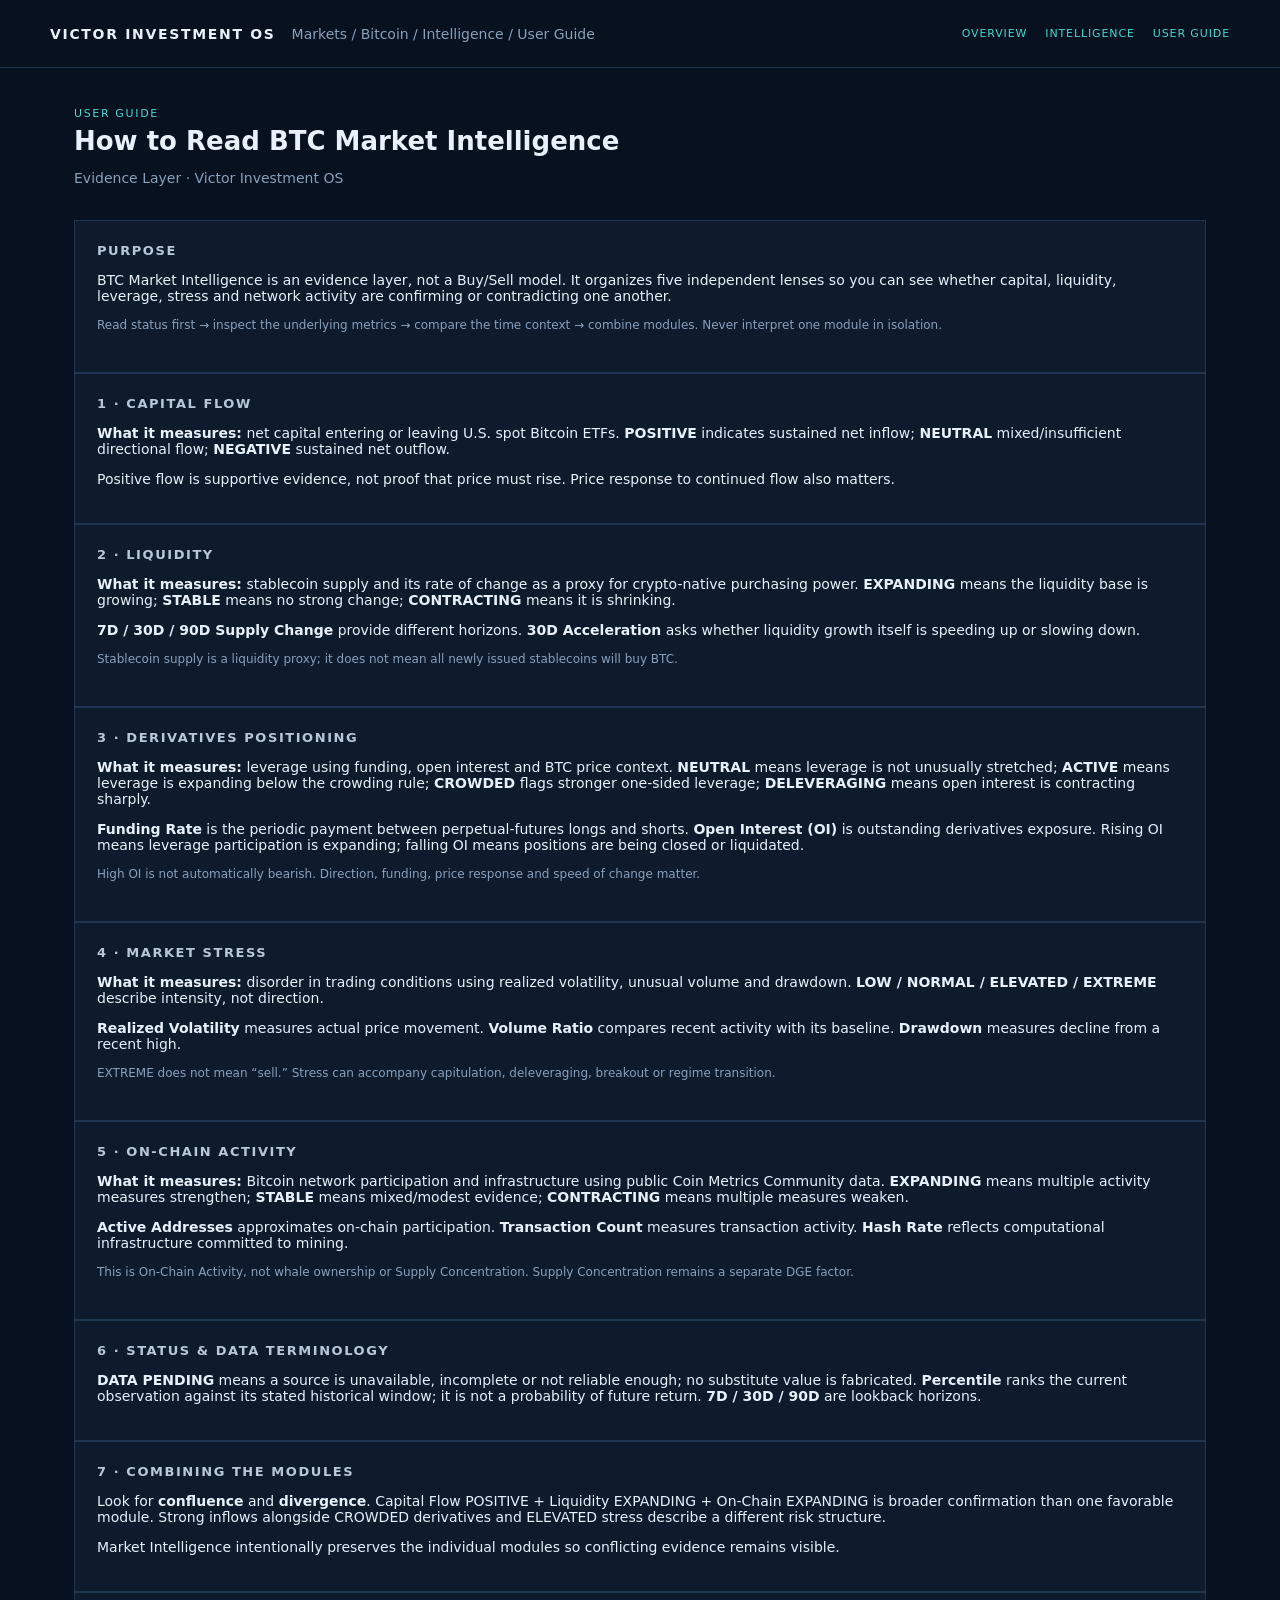
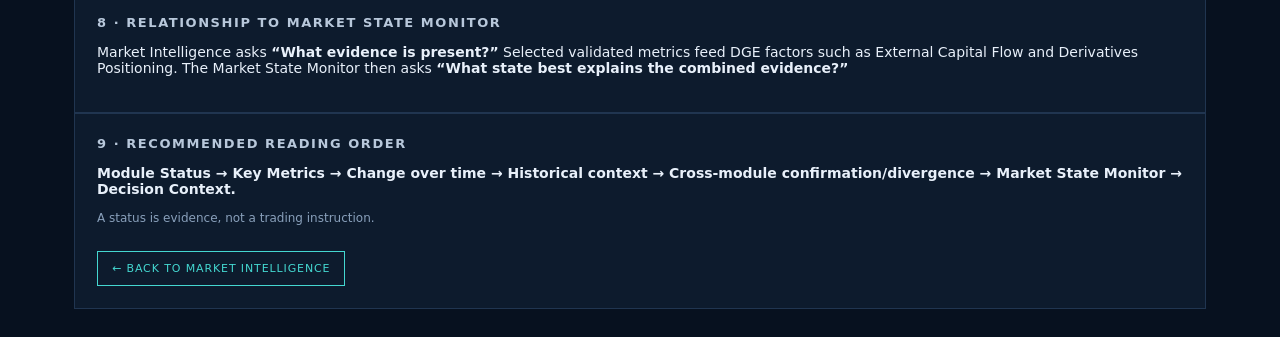
<file: apps/dge-dashboard/market-intelligence-guide.html>
<!doctype html><html lang="en"><head><meta charset="utf-8"><meta name="viewport" content="width=device-width,initial-scale=1"><title>User Guide — BTC Market Intelligence</title><link rel="stylesheet" href="styles.css?v=20260923-mi-guide"></head><body><header><div class="brand"><b>VICTOR INVESTMENT OS</b><span>Markets / Bitcoin / Intelligence / User Guide</span></div><nav><a href="index.html">OVERVIEW</a><a href="market-intelligence.html">INTELLIGENCE</a><a class="active" href="market-intelligence-guide.html">USER GUIDE</a></nav></header><main class="guide"><div class="module"><span>USER GUIDE</span><h1>How to Read BTC Market Intelligence</h1><p>Evidence Layer · Victor Investment OS</p></div>
<section><h3>Purpose</h3><p>BTC Market Intelligence is an evidence layer, not a Buy/Sell model. It organizes five independent lenses so you can see whether capital, liquidity, leverage, stress and network activity are confirming or contradicting one another.</p><p class="hint">Read status first → inspect the underlying metrics → compare the time context → combine modules. Never interpret one module in isolation.</p></section>
<section><h3>1 · Capital Flow</h3><p><b>What it measures:</b> net capital entering or leaving U.S. spot Bitcoin ETFs. <b>POSITIVE</b> indicates sustained net inflow; <b>NEUTRAL</b> mixed/insufficient directional flow; <b>NEGATIVE</b> sustained net outflow.</p><p>Positive flow is supportive evidence, not proof that price must rise. Price response to continued flow also matters.</p></section>
<section><h3>2 · Liquidity</h3><p><b>What it measures:</b> stablecoin supply and its rate of change as a proxy for crypto-native purchasing power. <b>EXPANDING</b> means the liquidity base is growing; <b>STABLE</b> means no strong change; <b>CONTRACTING</b> means it is shrinking.</p><p><b>7D / 30D / 90D Supply Change</b> provide different horizons. <b>30D Acceleration</b> asks whether liquidity growth itself is speeding up or slowing down.</p><p class="hint">Stablecoin supply is a liquidity proxy; it does not mean all newly issued stablecoins will buy BTC.</p></section>
<section><h3>3 · Derivatives Positioning</h3><p><b>What it measures:</b> leverage using funding, open interest and BTC price context. <b>NEUTRAL</b> means leverage is not unusually stretched; <b>ACTIVE</b> means leverage is expanding below the crowding rule; <b>CROWDED</b> flags stronger one-sided leverage; <b>DELEVERAGING</b> means open interest is contracting sharply.</p><p><b>Funding Rate</b> is the periodic payment between perpetual-futures longs and shorts. <b>Open Interest (OI)</b> is outstanding derivatives exposure. Rising OI means leverage participation is expanding; falling OI means positions are being closed or liquidated.</p><p class="hint">High OI is not automatically bearish. Direction, funding, price response and speed of change matter.</p></section>
<section><h3>4 · Market Stress</h3><p><b>What it measures:</b> disorder in trading conditions using realized volatility, unusual volume and drawdown. <b>LOW / NORMAL / ELEVATED / EXTREME</b> describe intensity, not direction.</p><p><b>Realized Volatility</b> measures actual price movement. <b>Volume Ratio</b> compares recent activity with its baseline. <b>Drawdown</b> measures decline from a recent high.</p><p class="hint">EXTREME does not mean “sell.” Stress can accompany capitulation, deleveraging, breakout or regime transition.</p></section>
<section><h3>5 · On-Chain Activity</h3><p><b>What it measures:</b> Bitcoin network participation and infrastructure using public Coin Metrics Community data. <b>EXPANDING</b> means multiple activity measures strengthen; <b>STABLE</b> means mixed/modest evidence; <b>CONTRACTING</b> means multiple measures weaken.</p><p><b>Active Addresses</b> approximates on-chain participation. <b>Transaction Count</b> measures transaction activity. <b>Hash Rate</b> reflects computational infrastructure committed to mining.</p><p class="hint">This is On-Chain Activity, not whale ownership or Supply Concentration. Supply Concentration remains a separate DGE factor.</p></section>
<section><h3>6 · Status & Data Terminology</h3><p><b>DATA PENDING</b> means a source is unavailable, incomplete or not reliable enough; no substitute value is fabricated. <b>Percentile</b> ranks the current observation against its stated historical window; it is not a probability of future return. <b>7D / 30D / 90D</b> are lookback horizons.</p></section>
<section><h3>7 · Combining the Modules</h3><p>Look for <b>confluence</b> and <b>divergence</b>. Capital Flow POSITIVE + Liquidity EXPANDING + On-Chain EXPANDING is broader confirmation than one favorable module. Strong inflows alongside CROWDED derivatives and ELEVATED stress describe a different risk structure.</p><p>Market Intelligence intentionally preserves the individual modules so conflicting evidence remains visible.</p></section>
<section><h3>8 · Relationship to Market State Monitor</h3><p>Market Intelligence asks <b>“What evidence is present?”</b> Selected validated metrics feed DGE factors such as External Capital Flow and Derivatives Positioning. The Market State Monitor then asks <b>“What state best explains the combined evidence?”</b></p></section>
<section><h3>9 · Recommended Reading Order</h3><p><b>Module Status → Key Metrics → Change over time → Historical context → Cross-module confirmation/divergence → Market State Monitor → Decision Context.</b></p><p class="hint">A status is evidence, not a trading instruction.</p><a class="button" href="market-intelligence.html">← BACK TO MARKET INTELLIGENCE</a></section></main></body></html>
</file>
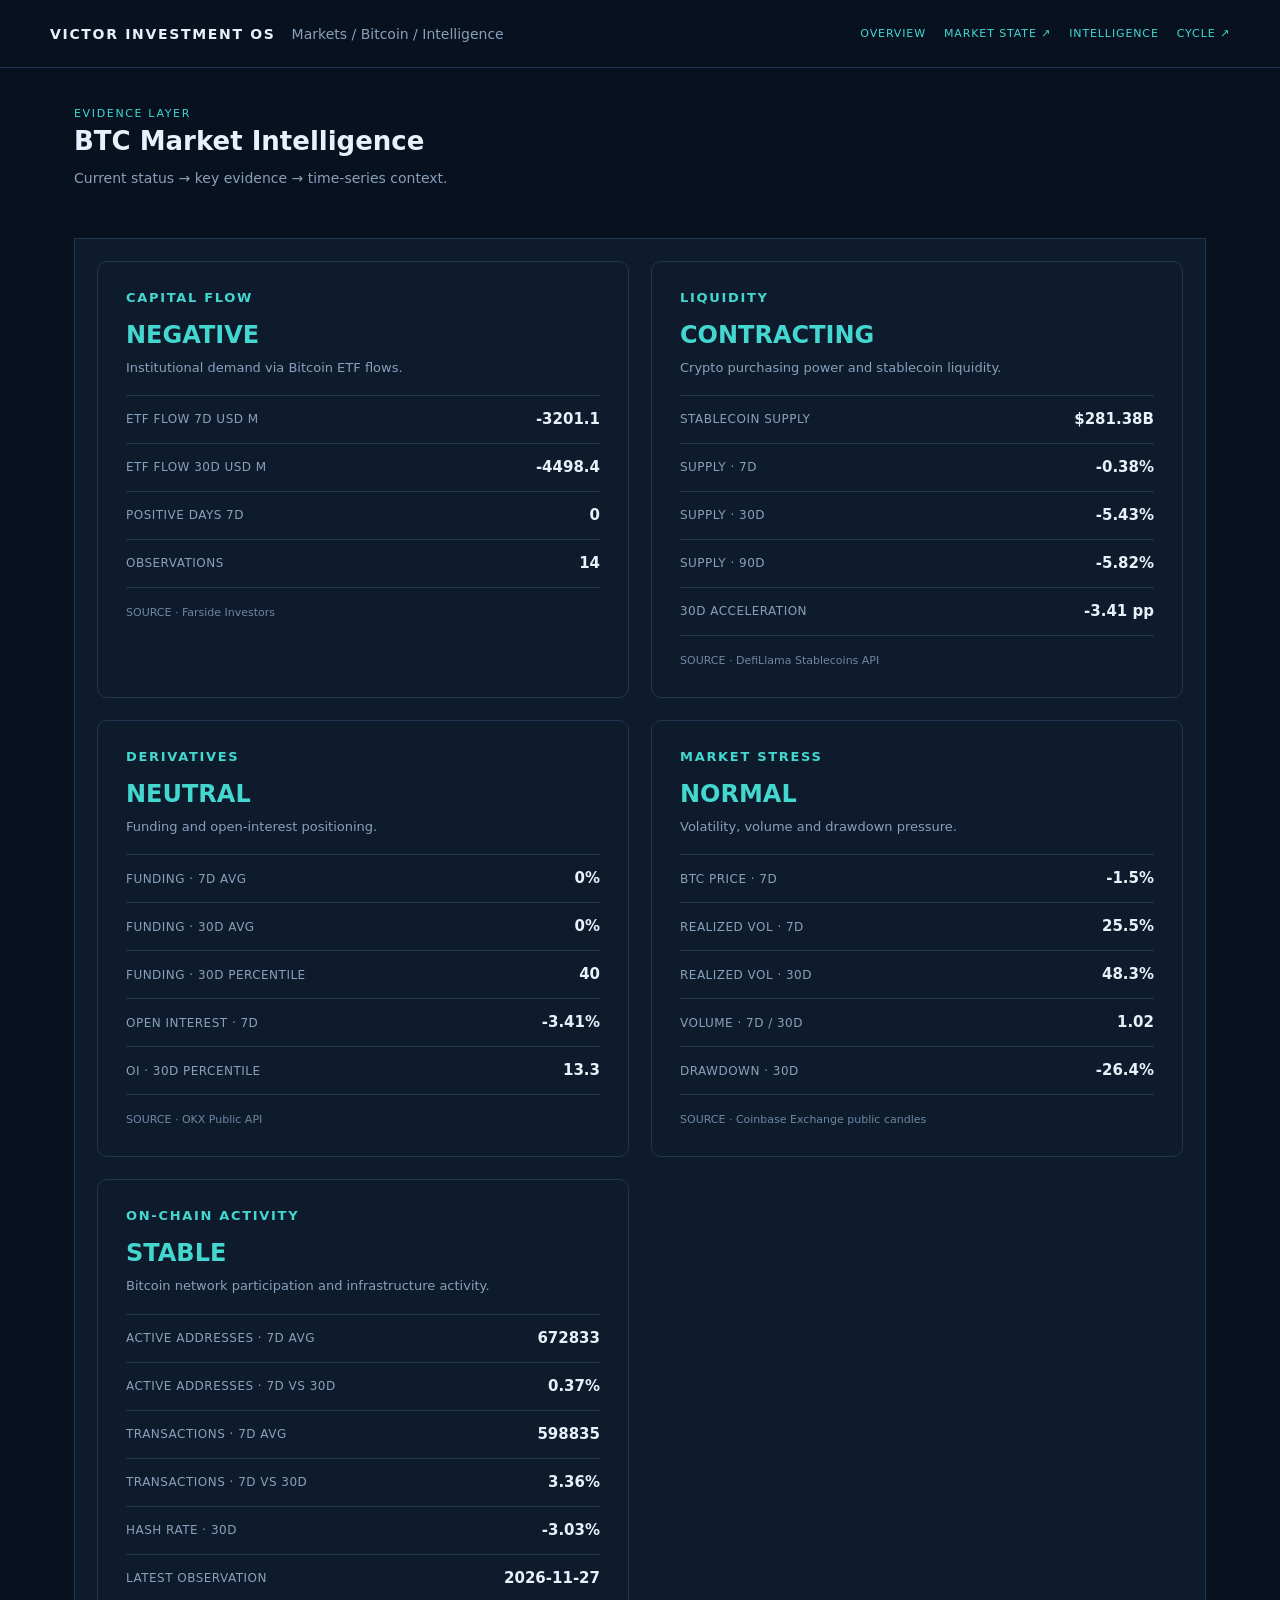
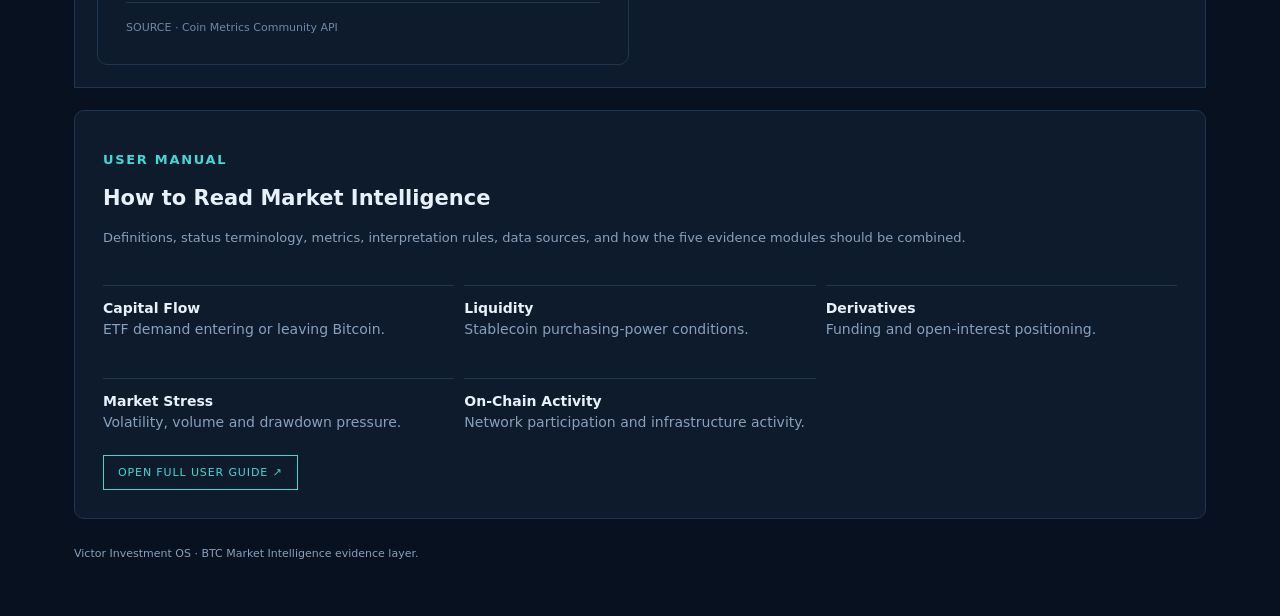
<file: apps/dge-dashboard/market-intelligence.html>
<!doctype html>
<html lang="en"><head><meta charset="utf-8"><meta name="viewport" content="width=device-width,initial-scale=1">
<title>BTC Market Intelligence — Victor Investment OS</title><link rel="stylesheet" href="styles.css?v=20260923-nav-manual"></head>
<body><header><div class="brand"><b>VICTOR INVESTMENT OS</b><span>Markets / Bitcoin / Intelligence</span></div>
<nav><a href="index.html">OVERVIEW</a><a href="market-state.html" target="_blank" rel="noopener">MARKET STATE ↗</a><a class="active" href="market-intelligence.html">INTELLIGENCE</a><a href="https://bitcoin-cycle-intelligence.hsuantsai.chatgpt.site" target="_blank" rel="noopener">CYCLE ↗</a></nav></header>
<main><div class="module"><span>EVIDENCE LAYER</span><h1>BTC Market Intelligence</h1><p>Current status → key evidence → time-series context.</p></div>
<section class="mi-grid" id="cards"></section>
<section class="confluence mi-guide"><p class="eyebrow">USER MANUAL</p><h2>How to Read Market Intelligence</h2><p class="guide-intro">Definitions, status terminology, metrics, interpretation rules, data sources, and how the five evidence modules should be combined.</p><div class="quickgrid mi-terms"><p><b>Capital Flow</b><br>ETF demand entering or leaving Bitcoin.</p><p><b>Liquidity</b><br>Stablecoin purchasing-power conditions.</p><p><b>Derivatives</b><br>Funding and open-interest positioning.</p><p><b>Market Stress</b><br>Volatility, volume and drawdown pressure.</p><p><b>On-Chain Activity</b><br>Network participation and infrastructure activity.</p></div><a class="button" href="market-intelligence-guide.html" target="_blank" rel="noopener">OPEN FULL USER GUIDE ↗</a></section>
<footer>Victor Investment OS · BTC Market Intelligence evidence layer.</footer></main>
<script>
const specs={
 capital_flow:{title:"CAPITAL FLOW",desc:"Institutional demand via Bitcoin ETF flows."},
 liquidity:{title:"LIQUIDITY",desc:"Crypto purchasing power and stablecoin liquidity."},
 derivatives:{title:"DERIVATIVES",desc:"Funding and open-interest positioning."},
 stress:{title:"MARKET STRESS",desc:"Volatility, volume and drawdown pressure."},
 onchain:{title:"ON-CHAIN ACTIVITY",desc:"Bitcoin network participation and infrastructure activity."}
};
const pretty={stablecoin_supply_usd_b:"STABLECOIN SUPPLY",stablecoin_supply_7d_change_pct:"SUPPLY · 7D",stablecoin_supply_30d_change_pct:"SUPPLY · 30D",stablecoin_supply_90d_change_pct:"SUPPLY · 90D",stablecoin_30d_acceleration_pp:"30D ACCELERATION",funding_7d_avg_pct:"FUNDING · 7D AVG",funding_30d_avg_pct:"FUNDING · 30D AVG",funding_30d_percentile:"FUNDING · 30D PERCENTILE",open_interest_7d_change_pct:"OPEN INTEREST · 7D",open_interest_30d_percentile:"OI · 30D PERCENTILE",btc_price_7d_change_pct:"BTC PRICE · 7D",realized_vol_7d_pct:"REALIZED VOL · 7D",realized_vol_30d_pct:"REALIZED VOL · 30D",volume_ratio:"VOLUME · 7D / 30D",drawdown_30d_pct:"DRAWDOWN · 30D",active_addresses_7d_avg:"ACTIVE ADDRESSES · 7D AVG",active_addresses_7d_vs_30d_pct:"ACTIVE ADDRESSES · 7D VS 30D",transactions_7d_avg:"TRANSACTIONS · 7D AVG",transactions_7d_vs_30d_pct:"TRANSACTIONS · 7D VS 30D",hash_rate_30d_change_pct:"HASH RATE · 30D",latest_observation:"LATEST OBSERVATION",interpretation:"INTERPRETATION"};
const value=(k,v)=>v===null||v===undefined?"—":k==="stablecoin_supply_usd_b"?("$"+Number(v).toLocaleString(undefined,{maximumFractionDigits:2})+"B"):k.endsWith("_pp")?(Number(v).toLocaleString(undefined,{maximumFractionDigits:2})+" pp"):k.includes("pct")?(Number(v).toLocaleString(undefined,{maximumFractionDigits:2})+"%"):v;
fetch("data/market-intelligence.json",{cache:"no-store"}).then(r=>r.json()).then(d=>{
 cards.innerHTML=Object.entries(specs).map(([k,s])=>{const m=d.modules[k]||{status:"DATA PENDING"};
 const rows=Object.entries(m).filter(([x])=>!["status","source","note","error","audit","interpretation"].includes(x)).map(([x,v])=>'<div class="mi-metric"><span>'+ (pretty[x]||x.replaceAll("_"," ").toUpperCase()) +'</span><b>'+value(x,v)+'</b></div>').join("");
 const pending=m.status==="DATA PENDING";
 return '<article class="intel-card mi-card '+(pending?"mi-pending":"")+'"><p class="eyebrow">'+s.title+'</p><div class="mi-status">'+m.status+'</div><p class="mi-desc">'+s.desc+'</p><div class="mi-metrics">'+(rows||'<div class="mi-empty">AWAITING VALIDATED DATA SOURCE</div>')+'</div>'+(m.note?'<p class="mi-note">'+m.note+'</p>':'')+(m.source?'<p class="mi-source">SOURCE · '+m.source+'</p>':'')+'</article>'
 }).join("")
}).catch(()=>{cards.innerHTML='<article class="intel-card mi-card"><p class="eyebrow">MARKET INTELLIGENCE</p><div class="mi-status">DATA PENDING</div></article>'});
</script></body></html>
</file>
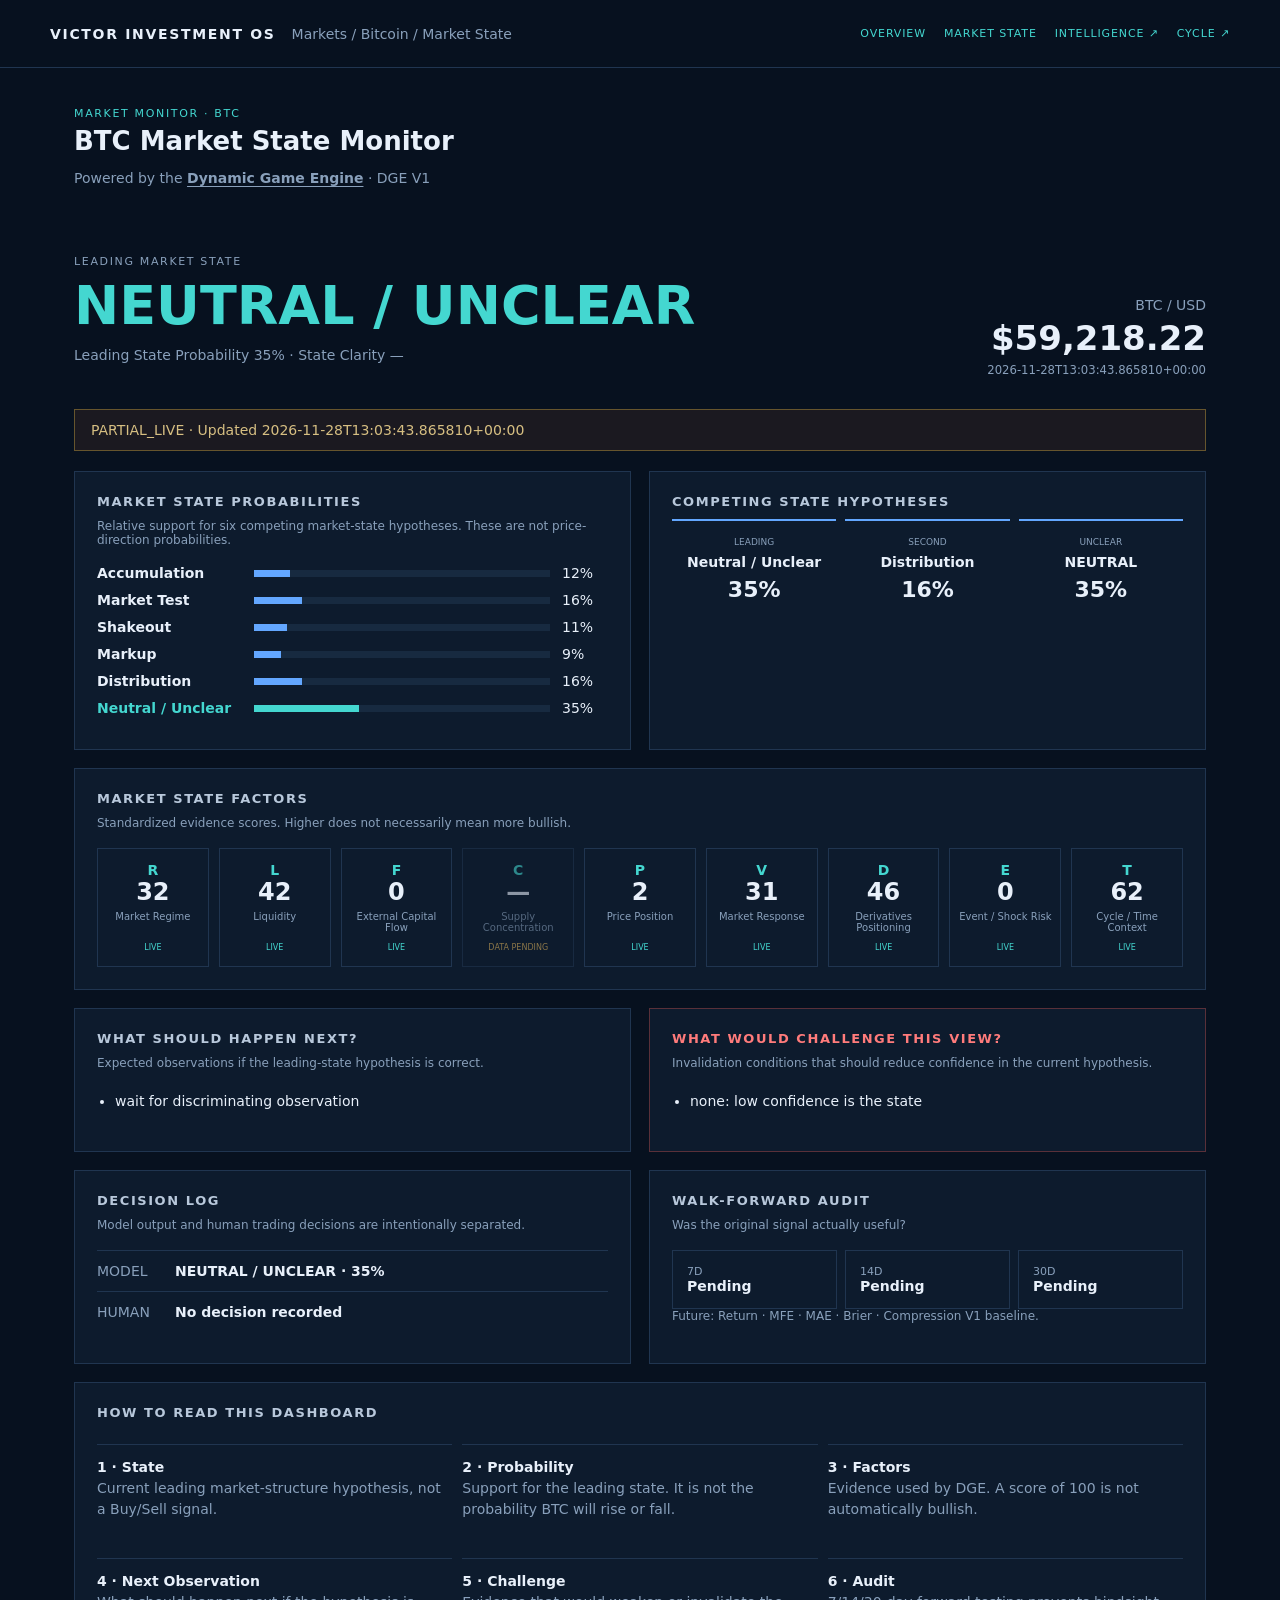
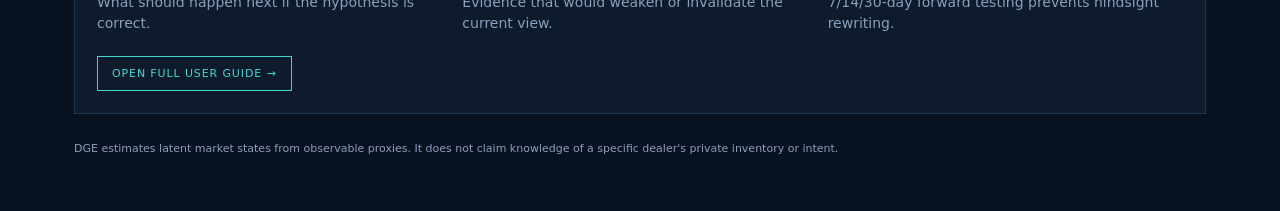
<file: apps/dge-dashboard/market-state.html>
<!doctype html><html lang="en"><head><meta charset="utf-8"><meta name="viewport" content="width=device-width,initial-scale=1"><title>BTC Market State Monitor — Victor Investment OS</title><link rel="stylesheet" href="styles.css?v=20260923-nav-manual"></head><body>
<header><div class="brand"><b>VICTOR INVESTMENT OS</b><span>Markets / Bitcoin / Market State</span></div><nav><a href="index.html">OVERVIEW</a><a class="active" href="market-state.html">MARKET STATE</a><a href="market-intelligence.html" target="_blank" rel="noopener">INTELLIGENCE ↗</a><a href="https://bitcoin-cycle-intelligence.hsuantsai.chatgpt.site" target="_blank" rel="noopener">CYCLE ↗</a></nav></header>
<main><div class="module"><span>MARKET MONITOR · BTC</span><h1>BTC Market State Monitor</h1><p>Powered by the <a class="inline-engine-link" style="font-weight:800;text-decoration:underline;text-underline-offset:3px" href="dynamic-game-engine.html" target="_blank" rel="noopener">Dynamic Game Engine</a> · DGE V1</p></div>
<section class="hero"><div><p class="eyebrow">LEADING MARKET STATE</p><h2 id="state">—</h2><p><span id="confidence">Leading State Probability —</span> · <span id="clarity">State Clarity —</span></p></div><div class="price"><span>BTC / USD</span><strong id="price">—</strong><small id="updated">Awaiting live feed</small></div></section>
<div class="notice" id="mode">DATA STATUS · Awaiting pipeline</div>
<section class="grid two"><article><h3>Market State Probabilities</h3><p class="hint">Relative support for six competing market-state hypotheses. These are not price-direction probabilities.</p><div id="states"></div></article><article><h3>Competing State Hypotheses</h3><div class="hypotheses"><div><span>LEADING</span><b id="leadName">—</b><strong id="leadProb">—</strong></div><div><span>SECOND</span><b id="secondName">—</b><strong id="secondProb">—</strong></div><div><span>UNCLEAR</span><b>NEUTRAL</b><strong id="neutralProb">—</strong></div></div></article></section>
<section><h3>Market State Factors</h3><p class="hint">Standardized evidence scores. Higher does not necessarily mean more bullish.</p><div class="factors" id="factors"></div></section>
<section class="grid two"><article><h3>What Should Happen Next?</h3><p class="hint">Expected observations if the leading-state hypothesis is correct.</p><ul id="next"></ul></article><article class="danger"><h3>What Would Challenge This View?</h3><p class="hint">Invalidation conditions that should reduce confidence in the current hypothesis.</p><ul id="invalid"></ul></article></section>
<section class="grid two"><article><h3>Decision Log</h3><p class="hint">Model output and human trading decisions are intentionally separated.</p><div class="log"><span>MODEL</span><b id="modelLog">Awaiting snapshot</b></div><div class="log"><span>HUMAN</span><b>No decision recorded</b></div></article><article><h3>Walk-Forward Audit</h3><p class="hint">Was the original signal actually useful?</p><div class="metrics"><div><span>7D</span><b>Pending</b></div><div><span>14D</span><b>Pending</b></div><div><span>30D</span><b>Pending</b></div></div><p class="hint">Future: Return · MFE · MAE · Brier · Compression V1 baseline.</p></article></section>
<section class="quick"><h3>How to Read This Dashboard</h3><div class="quickgrid"><p><b>1 · State</b><br>Current leading market-structure hypothesis, not a Buy/Sell signal.</p><p><b>2 · Probability</b><br>Support for the leading state. It is not the probability BTC will rise or fall.</p><p><b>3 · Factors</b><br>Evidence used by DGE. A score of 100 is not automatically bullish.</p><p><b>4 · Next Observation</b><br>What should happen next if the hypothesis is correct.</p><p><b>5 · Challenge</b><br>Evidence that would weaken or invalidate the current view.</p><p><b>6 · Audit</b><br>7/14/30-day forward testing prevents hindsight rewriting.</p></div><a class="button" href="guide.html">OPEN FULL USER GUIDE →</a></section>
<footer>DGE estimates latent market states from observable proxies. It does not claim knowledge of a specific dealer's private inventory or intent.</footer></main><script src="app.js"></script></body></html>
</file>
<file: apps/ai-dashboard/styles.css>
:root{font-family:Inter,system-ui,-apple-system,sans-serif;color-scheme:dark;background:#0b1220;color:#e9effb}*{box-sizing:border-box}body{margin:0}main{max-width:1240px;margin:auto;padding:26px 18px}header{padding:28px 4px}header small{color:#90a7cc;letter-spacing:.14em}h1{font-size:clamp(28px,4vw,44px);margin:12px 0}h2{font-size:21px;margin:26px 0 12px}h3{margin:0 0 12px;font-size:17px}p{line-height:1.55}header p,.muted,footer{color:#9cabc2}#status{font-size:13px;color:#c1d3ef}.tabs{display:flex;gap:8px;overflow-x:auto;padding:10px 0;border-bottom:1px solid #34445e;scrollbar-width:thin}.tabs button{white-space:nowrap;flex-shrink:0}.tabs button[aria-current=page]{background:#27558d;border-color:#5a9bde}button,select,input{font:inherit}button,select,input{background:#19273c;color:#e9effb;border:1px solid #3b506d;border-radius:8px;padding:10px}button{cursor:pointer}button:hover{border-color:#8db4e7}.panel{padding-top:8px}.panel[hidden]{display:none}.cluster-grid{display:grid;grid-template-columns:repeat(auto-fit,minmax(260px,1fr));gap:12px}.research-card{background:#131f30;border:1px solid #30425e;border-radius:12px;padding:20px;margin:10px 0;overflow-wrap:anywhere}.research-card p{font-size:14px}.controls{display:flex;gap:14px;flex-wrap:wrap;align-items:end;margin:16px 0}.controls label{display:flex;flex-direction:column;gap:8px}.table{overflow-x:auto}table{width:100%;border-collapse:collapse;text-align:left}th,td{padding:13px 10px;border-bottom:1px solid #293a51;white-space:nowrap}th{color:#a5b8d2;font-size:13px}footer{padding:35px 0;font-size:12px}.metrics{display:grid;grid-template-columns:minmax(130px,1fr) 2fr;gap:12px}.metrics dt{color:#a5b8d2}.metrics dd{margin:0;overflow-wrap:anywhere}@media(max-width:600px){main{padding:16px 12px}.research-card{padding:15px}.controls label{width:100%}.controls input,.controls select{width:100%}.tabs{margin-right:-12px;padding-right:12px}.table table,.table tbody,.table tr,.table td{display:block;width:100%}.table thead{display:none}.table tr{background:#131f30;border:1px solid #30425e;border-radius:12px;margin:12px 0;padding:8px 12px}.table td{display:flex;align-items:center;justify-content:space-between;gap:12px;padding:10px 2px;white-space:normal}.table td:before{content:attr(data-label);color:#a5b8d2;font-size:13px;text-align:left}.table td:first-child:before{content:"Ticker"}.table td:last-child{border-bottom:0}.metrics{grid-template-columns:1fr 1.2fr}}
</file>
<file: apps/asymmetric-opportunity/styles.css>
:root{font-family:system-ui,-apple-system,sans-serif;color:#e8eef7;background:#0b1220}*{box-sizing:border-box}body{margin:0}main{max-width:1100px;margin:auto;padding:32px 20px}header{padding:28px;background:#162338;border-radius:16px}h1{font-size:clamp(28px,4vw,44px);margin:12px 0}small,.muted,footer{color:#a7b7ce}header strong{display:inline-block;color:#ffcb85;margin-top:8px}.controls{display:flex;flex-wrap:wrap;gap:28px;margin:26px 0}label{display:grid;gap:8px}select,input{accent-color:#5bb6ff;padding:9px;background:#18283d;color:white;border:1px solid #3a4d65;border-radius:8px}section{margin-top:28px}.table{overflow:auto}table{border-collapse:collapse;width:100%}th,td{padding:13px;text-align:left;border-bottom:1px solid #304158}th{color:#a7b7ce}button{color:#7dccff;background:none;border:0;cursor:pointer;font:inherit}button:hover{text-decoration:underline}footer{margin-top:45px;font-size:12px}
</file>
<file: apps/dge-dashboard/styles.css>
:root{--bg:#07111f;--panel:#0d1b2d;--line:#203550;--text:#e8f0fa;--muted:#89a0bb;--cyan:#44d7d0;--blue:#63a7ff;--gold:#e6b85c;--red:#ff7b7b}*{box-sizing:border-box}body{margin:0;background:var(--bg);color:var(--text);font:14px Inter,ui-sans-serif,system-ui,-apple-system,sans-serif}a{color:inherit;text-decoration:none}header{min-height:68px;border-bottom:1px solid var(--line);display:flex;align-items:center;justify-content:space-between;padding:12px max(24px,calc((100vw - 1180px)/2));gap:20px}.brand b{letter-spacing:.12em}.brand span{color:var(--muted);margin-left:16px}nav{display:flex;gap:18px;font-size:11px;letter-spacing:.08em}nav a{color:var(--muted)}nav a.active{color:var(--cyan)}main{max-width:1180px;margin:auto;padding:28px 24px}.module{padding:8px 0 20px}.module span,.eyebrow{color:var(--cyan);letter-spacing:.15em;font-size:11px}.module h1{font-size:26px;margin:6px 0}.module p,.hero p,.hint{color:var(--muted)}.hero{display:flex;justify-content:space-between;align-items:end;padding:24px 0}.hero h2{font-size:54px;line-height:1;margin:8px 0;color:var(--cyan)}.price{text-align:right}.price span,.price small{display:block;color:var(--muted)}.price strong{display:block;font-size:34px;margin:5px 0}.notice{border:1px solid #66552d;background:#1b1920;color:#d7bf82;padding:12px 16px;margin:8px 0 20px}.grid{display:grid;gap:18px;margin:18px 0}.two{grid-template-columns:1fr 1fr}article,section:not(.hero):not(.grid):not(.module){border:1px solid var(--line);background:var(--panel);padding:22px}section.grid{border:0;background:none;padding:0}h3{font-size:13px;text-transform:uppercase;letter-spacing:.12em;color:#b8c8db;margin:0 0 10px}.hint{font-size:12px;margin:0 0 18px}.row{display:grid;grid-template-columns:145px 1fr 46px;gap:12px;align-items:center;margin:11px 0}.bar{height:7px;background:#172a40}.bar i{display:block;height:100%;background:var(--blue)}.row.active b{color:var(--cyan)}.row.active .bar i{background:var(--cyan)}.factors{display:grid;grid-template-columns:repeat(9,1fr);gap:10px}.factor{border:1px solid var(--line);padding:13px 8px;text-align:center}.factor strong{font-size:24px;display:block}.factor b{color:var(--cyan)}.factor span{font-size:10px;color:var(--muted);display:block;min-height:26px;margin-top:5px}.factor em{font-style:normal;font-size:8px;color:var(--cyan)}.factor.pending{opacity:.58}.factor.pending em{color:var(--gold)}.hypotheses{display:grid;grid-template-columns:repeat(3,1fr);gap:9px}.hypotheses div{border-top:2px solid var(--blue);padding:16px 6px;text-align:center}.hypotheses span,.hypotheses b,.hypotheses strong{display:block}.hypotheses span{font-size:9px;color:var(--muted)}.hypotheses b{margin:7px 0}.hypotheses strong{font-size:22px}.danger{border-color:#593039}.danger h3{color:var(--red)}ul{padding-left:18px;line-height:1.9}.log{border-top:1px solid var(--line);padding:12px 0;display:flex;gap:18px}.log span{color:var(--muted);width:60px}.metrics{display:grid;grid-template-columns:repeat(3,1fr);gap:8px}.metrics div{border:1px solid var(--line);padding:14px}.metrics span,.metrics b{display:block}.metrics span{color:var(--muted);font-size:11px}.quick{margin-top:18px}.quickgrid{display:grid;grid-template-columns:repeat(3,1fr);gap:10px}.quickgrid p{border-top:1px solid var(--line);padding-top:12px;color:var(--muted);line-height:1.5}.quickgrid b{color:var(--text)}.button{display:inline-block;border:1px solid var(--cyan);padding:10px 14px;margin-top:8px;color:var(--cyan);font-size:11px;letter-spacing:.08em}footer{color:var(--muted);padding:28px 0;font-size:11px}@media(max-width:760px){header{align-items:flex-start}.brand span{display:block;margin:5px 0 0}.two{grid-template-columns:1fr}.factors{grid-template-columns:repeat(3,1fr)}.quickgrid{grid-template-columns:1fr}.hero{align-items:start}.hero h2{font-size:39px}.price strong{font-size:23px}.row{grid-template-columns:120px 1fr 38px}nav{gap:10px}}
/* Bitcoin overview readability */
.intelligence-cards{gap:22px}
.intel-card{padding:28px;border-radius:10px;min-width:0}
.intel-card h3{font-size:20px;line-height:1.25;text-transform:none;letter-spacing:0;color:var(--text);margin:10px 0 12px}
.intel-card>.hint{font-size:13px;line-height:1.6;max-width:48ch;margin-bottom:22px}
.summary{display:grid;grid-template-columns:minmax(125px,.9fr) minmax(0,1.2fr);border-top:1px solid var(--line);margin:4px 0 20px}
.summary span,.summary b{padding:12px 0;border-bottom:1px solid var(--line);line-height:1.35}
.summary span{color:var(--muted);font-size:11px;text-transform:uppercase;letter-spacing:.07em;padding-right:14px}
.summary b{font-size:15px;overflow-wrap:anywhere}
.tactical .summary b{color:var(--text)}
.strategic .summary b{color:var(--text)}
.intel-card .button{margin-top:4px}
.confluence{margin-top:22px;border-radius:10px}
.confluence .hint{max-width:70ch;line-height:1.55}
@media(max-width:760px){
 header{display:block;padding:14px 22px}.brand b{font-size:13px}.brand span{font-size:11px}
 nav{margin-top:14px;display:grid;grid-template-columns:repeat(3,1fr);gap:0;border:1px solid var(--line);border-radius:8px;overflow:hidden}
 nav a{padding:10px 6px;text-align:center;border-right:1px solid var(--line);font-size:9px;white-space:nowrap}
 nav a:last-child{border-right:0}
 main{padding:22px 18px}.module{padding-bottom:8px}.module h1{font-size:30px;line-height:1.15;margin-top:10px}.module p{font-size:13px;line-height:1.5}
 .hero{padding:22px 0 30px;gap:18px}.hero h2{font-size:34px}.hero p{font-size:11px;overflow-wrap:anywhere}.price{min-width:105px}.price span{font-size:10px}.price small{font-size:10px}
 .intel-card{padding:24px 20px}.intel-card h3{font-size:19px}.intel-card>.hint{font-size:13px;margin-bottom:18px}
 .summary{grid-template-columns:1fr}.summary span{border-bottom:0;padding:12px 0 2px}.summary b{padding:2px 0 12px;font-size:17px}
 .button{display:block;text-align:center;padding:12px 10px}
 .hypotheses{grid-template-columns:1fr}.hypotheses div{text-align:left;padding:13px 4px}.hypotheses strong{font-size:17px}
 footer{line-height:1.5}
}
/* Decision-dashboard fixes */
header nav a,.button{color:var(--cyan)!important}
header nav a:hover,.button:hover{color:#07111f!important;background:var(--cyan)}
.summary{display:grid!important}
.summary span,.summary b{display:block!important}
.mini-states{border-top:1px solid var(--line);padding:14px 0 4px;margin:0 0 14px}
.mini-row{display:grid;grid-template-columns:112px 1fr 38px;gap:10px;align-items:center;margin:9px 0}
.mini-row span{font-size:11px;color:var(--muted)}.mini-row b{font-size:12px;text-align:right}.mini-row i{height:6px;background:#172a40}.mini-row em{display:block;height:100%;background:var(--blue)}.mini-row.active span,.mini-row.active b{color:var(--cyan);font-weight:700}.mini-row.active em{background:var(--cyan)}
.action-strip{border-top:1px solid var(--line);padding:12px 0}.action-strip span{display:block;color:var(--cyan);font-size:9px;letter-spacing:.12em;margin-bottom:5px}.action-strip b{display:block;font-size:12px;line-height:1.45}.action-strip.challenge span{color:var(--red)}
.decision-context{display:grid;grid-template-columns:1fr 1fr;gap:12px;margin-top:16px}.decision-context div{border-top:2px solid var(--cyan);padding:14px 0}.decision-context span,.decision-context b{display:block}.decision-context span{color:var(--muted);font-size:9px;letter-spacing:.12em}.decision-context b{font-size:15px;margin-top:7px}.context-message{color:var(--muted);font-size:12px;line-height:1.5;margin:8px 0 0}
@media(max-width:760px){
 .summary{display:grid!important;grid-template-columns:1fr!important}
 .summary span,.summary b{display:block!important;width:100%!important}
 .summary span{padding:12px 0 3px!important;border-bottom:0!important}
 .summary b{padding:0 0 12px!important;border-bottom:1px solid var(--line)!important}
 .mini-row{grid-template-columns:92px 1fr 34px}
 .decision-context{grid-template-columns:1fr}.decision-context div{padding:12px 0}
 header nav a{color:var(--muted)!important}header nav a.active{color:var(--cyan)!important}
}
/* Clean KPI layout */
.mini-states{padding:4px 0 12px!important;border-top:0!important}
.mini-row{grid-template-columns:minmax(120px,1fr) 56px!important;gap:18px!important;border-bottom:1px solid var(--line);padding:10px 0;margin:0!important}
.mini-row i{display:none!important}.mini-row span{font-size:14px!important;color:var(--text)!important}.mini-row b{font-size:15px!important;text-align:right!important;font-variant-numeric:tabular-nums}
.mini-row.active span,.mini-row.active b{color:var(--cyan)!important}
.action-strip{padding:16px 0!important}.action-strip span{font-size:10px!important;margin-bottom:9px!important}.action-strip b{font-size:14px!important;line-height:1.5!important;font-weight:600}
.strategic-summary{grid-template-columns:1fr!important;border-top:0!important}
.strategic-summary span{border-bottom:0!important;padding:14px 0 3px!important}
.strategic-summary b{border-bottom:1px solid var(--line)!important;padding:0 0 14px!important;font-size:17px!important}
.decision-context{grid-template-columns:1fr!important;gap:0!important}.decision-context div{display:grid!important;grid-template-columns:125px 1fr!important;gap:18px!important;align-items:center!important;border-top:1px solid var(--line)!important;padding:16px 0!important}.decision-context span{font-size:10px!important}.decision-context b{margin:0!important;font-size:16px!important}
.context-message{display:none!important}
@media(max-width:760px){.mini-row{grid-template-columns:minmax(0,1fr) 52px!important}.decision-context div{grid-template-columns:105px minmax(0,1fr)!important}.decision-context b{overflow-wrap:anywhere}.strategic-summary span,.strategic-summary b{display:block!important}}

/* Plain-text parity layout: structural, not dependent on generic summary rules */
.plain-block{display:block;width:100%;box-sizing:border-box;padding:16px 0;border-bottom:1px solid var(--line)}
.plain-block:last-child{border-bottom:0}
.block-label{display:block!important;width:100%!important;margin:0 0 8px!important;padding:0!important;color:var(--cyan)!important;font-size:10px!important;line-height:1.2!important;letter-spacing:.12em!important;font-weight:700!important}
.block-value{display:block!important;width:100%!important;margin:0!important;padding:0!important;color:var(--text)!important;font-size:15px!important;line-height:1.5!important;font-weight:700!important;overflow-wrap:anywhere}
.state-table{display:block;width:100%}
.state-row{display:grid!important;grid-template-columns:minmax(0,1fr) 56px!important;column-gap:24px!important;align-items:baseline!important;width:100%!important;padding:7px 0!important;margin:0!important}
.state-row span,.state-row b{display:block!important;margin:0!important;padding:0!important;line-height:1.35!important}
.state-row span{font-size:15px!important;color:var(--text)!important}.state-row b{text-align:right!important;font-size:15px!important;font-variant-numeric:tabular-nums!important}
.state-row.active span,.state-row.active b{color:var(--cyan)!important}
.action-strip{margin-top:10px!important}.action-strip .block-label{margin-bottom:9px!important}.challenge .block-label{color:var(--red)!important}
.strategic-kpis{display:block;width:100%;margin-top:8px}.strategic-kpis .plain-block{padding:15px 0}.strategic-kpis .block-value{font-size:17px!important}
.decision-context{display:block!important;width:100%!important;margin:8px 0 0!important}
.decision-row{display:block!important;width:100%!important;padding:16px 0!important;margin:0!important;border-top:1px solid var(--line)!important}
.decision-row:first-child{border-top:0!important}.decision-row .block-label{margin-bottom:8px!important}.decision-row .block-value{font-size:17px!important}
@media(max-width:760px){
 .plain-block{padding:15px 0!important}
 .state-row{grid-template-columns:minmax(0,1fr) 52px!important;column-gap:20px!important}
 .state-row span,.state-row b{font-size:15px!important}
 .block-label{display:block!important;margin-bottom:8px!important}
 .block-value{display:block!important;font-size:16px!important}
 .strategic-kpis .plain-block{display:block!important;padding:16px 0!important}
 .decision-row{display:block!important;padding:16px 0!important}
}
/* Card hierarchy refinements */
.intel-card>.eyebrow,.confluence>.eyebrow{font-size:13px!important;font-weight:800!important;letter-spacing:.13em!important;line-height:1.3!important}
.decision-row .block-value{font-size:12px!important;font-weight:400!important;line-height:1.4!important}
.decision-row .block-label{font-size:11px!important;font-weight:700!important}
@media(max-width:760px){.intel-card>.eyebrow,.confluence>.eyebrow{font-size:13px!important;font-weight:800!important}.decision-row .block-value{font-size:12px!important;font-weight:400!important}}

/* Market Intelligence: match Bitcoin Overview visual hierarchy */
.mi-grid{display:grid;grid-template-columns:repeat(2,minmax(0,1fr));gap:22px;margin:18px 0}
.mi-card{display:block!important;padding:28px!important;border-radius:10px!important;min-width:0}
.mi-card>.eyebrow{font-size:13px!important;font-weight:800!important;letter-spacing:.13em!important;margin:0 0 14px!important}
.mi-status{font-size:24px;font-weight:800;line-height:1.2;color:var(--cyan);margin:0 0 8px;overflow-wrap:anywhere}
.mi-desc{color:var(--muted);font-size:13px;line-height:1.5;margin:0 0 18px}
.mi-metrics{display:block;border-top:1px solid var(--line)}
.mi-metric{display:grid;grid-template-columns:minmax(0,1fr) auto;gap:18px;align-items:baseline;padding:13px 0;border-bottom:1px solid var(--line)}
.mi-metric span{font-size:11px;color:var(--muted);letter-spacing:.07em}.mi-metric b{font-size:15px;font-variant-numeric:tabular-nums;text-align:right}
.mi-empty{padding:15px 0;border-bottom:1px solid var(--line);font-size:11px;color:var(--muted);letter-spacing:.07em}
.mi-note,.mi-source{font-size:11px;line-height:1.5;color:var(--muted);margin:14px 0 0}.mi-source{color:#6f87a3}
.mi-pending .mi-status{color:var(--gold)}
@media(max-width:760px){.mi-grid{grid-template-columns:1fr;gap:18px}.mi-card{padding:24px 20px!important}.mi-status{font-size:21px}.mi-metric{padding:12px 0}.mi-metric span{font-size:10px}.mi-metric b{font-size:14px}}

/* Market Intelligence mobile metric rows — explicit spacing like Market State */
.mi-metrics{display:block!important;width:100%!important;margin-top:8px!important}
.mi-metric{display:grid!important;grid-template-columns:minmax(0,1fr) auto!important;column-gap:24px!important;align-items:center!important;width:100%!important;padding:13px 0!important;border-bottom:1px solid var(--line)!important}
.mi-metric span{display:block!important;min-width:0!important;font-size:12px!important;line-height:1.4!important;color:var(--muted)!important;letter-spacing:.04em!important}
.mi-metric b{display:block!important;min-width:64px!important;text-align:right!important;font-size:15px!important;line-height:1.4!important;color:var(--text)!important;font-variant-numeric:tabular-nums!important}
.mi-note,.mi-source{display:block!important;margin-top:16px!important;line-height:1.55!important}
@media(max-width:760px){
 .mi-metric{grid-template-columns:minmax(0,1fr) 82px!important;column-gap:18px!important;padding:12px 0!important}
 .mi-metric span{font-size:11px!important;line-height:1.35!important}
 .mi-metric b{min-width:0!important;font-size:14px!important;line-height:1.35!important}
 .mi-source{padding-top:2px!important}
}

/* Market Intelligence interpretation guide */
.mi-guide{padding:28px!important}
.guide-intro{max-width:72ch;color:var(--muted);font-size:13px;line-height:1.65;margin:10px 0 22px}
.guide-grid{display:grid;grid-template-columns:repeat(2,minmax(0,1fr));gap:14px}
.guide-item{border:1px solid var(--line);border-radius:8px;padding:18px;background:rgba(7,17,31,.28);min-width:0}
.guide-item .block-label{margin-bottom:10px!important}
.guide-item b{display:block;color:var(--text);font-size:13px;line-height:1.45;letter-spacing:.02em}
.guide-item p{color:var(--muted);font-size:12px;line-height:1.65;margin:9px 0 0}
.guide-wide{grid-column:1/-1}
.guide-rule{border-top:1px solid var(--line);margin-top:20px;padding-top:18px}
.guide-rule b{display:block;color:var(--cyan);font-size:10px;letter-spacing:.12em}
.guide-rule p{color:var(--muted);font-size:12px;line-height:1.65;margin:8px 0 0}
@media(max-width:760px){
 header nav{grid-template-columns:repeat(4,1fr)}
 .mi-guide{padding:22px 18px!important}
 .guide-grid{grid-template-columns:1fr;gap:10px}
 .guide-wide{grid-column:auto}
 .guide-item{padding:16px}
 .guide-item b{font-size:12px}
 .guide-item p{font-size:12px;line-height:1.6}
}

/* Fluid Market Intelligence guide + Decision Context */
.mi-guide .guide-intro{max-width:none}
.mi-guide .guide-grid{grid-template-columns:repeat(auto-fit,minmax(min(100%,320px),1fr))}
.mi-guide .guide-wide{grid-column:auto}
.mi-guide .guide-item p{max-width:none}
@media(min-width:1100px){
 .mi-guide .guide-grid{grid-template-columns:repeat(2,minmax(0,1fr))}
 .mi-guide .guide-wide{grid-column:1/-1}
}
@media(max-width:760px){
 .mi-guide .guide-grid{grid-template-columns:1fr}
 .mi-guide .guide-wide{grid-column:auto}
}

/* Bitcoin Overview lower-card responsive pairing */
.overview-lower-grid{align-items:stretch;margin-top:22px}
.overview-lower-grid>.confluence{margin-top:0;min-width:0;height:100%}
@media(min-width:761px){
 .overview-lower-grid{grid-template-columns:minmax(0,1fr) minmax(0,1fr)}
 .overview-lower-grid .decision-row{display:grid!important;grid-template-columns:minmax(125px,.34fr) minmax(0,1fr)!important;column-gap:22px!important;align-items:center!important}
 .overview-lower-grid .decision-row .block-label{margin:0!important;width:auto!important}
 .overview-lower-grid .decision-row .block-value{width:auto!important;white-space:nowrap!important;overflow-wrap:normal!important;word-break:normal!important}
}
@media(max-width:760px){
 .overview-lower-grid{grid-template-columns:1fr}
 .overview-lower-grid>.confluence{margin-top:0}
 .overview-lower-grid .decision-row{display:block!important}
 .overview-lower-grid .decision-row .block-value{white-space:normal!important;overflow-wrap:anywhere!important}
}


/* Mobile Decision Context: use available width before wrapping values */
@media(max-width:760px){
 .overview-lower-grid .decision-row{display:grid!important;grid-template-columns:minmax(92px,.34fr) minmax(0,1fr)!important;column-gap:14px!important;align-items:center!important}
 .overview-lower-grid .decision-row .block-label{margin:0!important;width:auto!important}
 .overview-lower-grid .decision-row .block-value{width:auto!important;min-width:0!important;white-space:nowrap!important;overflow-wrap:normal!important;word-break:normal!important;font-size:clamp(11px,3.15vw,14px)!important}
}


/* Mobile Decision Context v2: values own the row; labels no longer consume value width */
@media(max-width:760px){
 .overview-lower-grid .decision-row{
   display:grid!important;
   grid-template-columns:1fr!important;
   gap:4px!important;
   align-items:start!important;
 }
 .overview-lower-grid .decision-row .block-label{
   display:block!important;
   width:100%!important;
   margin:0!important;
 }
 .overview-lower-grid .decision-row .block-value{
   display:block!important;
   width:100%!important;
   max-width:none!important;
   min-width:0!important;
   white-space:nowrap!important;
   overflow-wrap:normal!important;
   word-break:normal!important;
   font-size:clamp(12px,3.35vw,14px)!important;
 }
}
</file>
